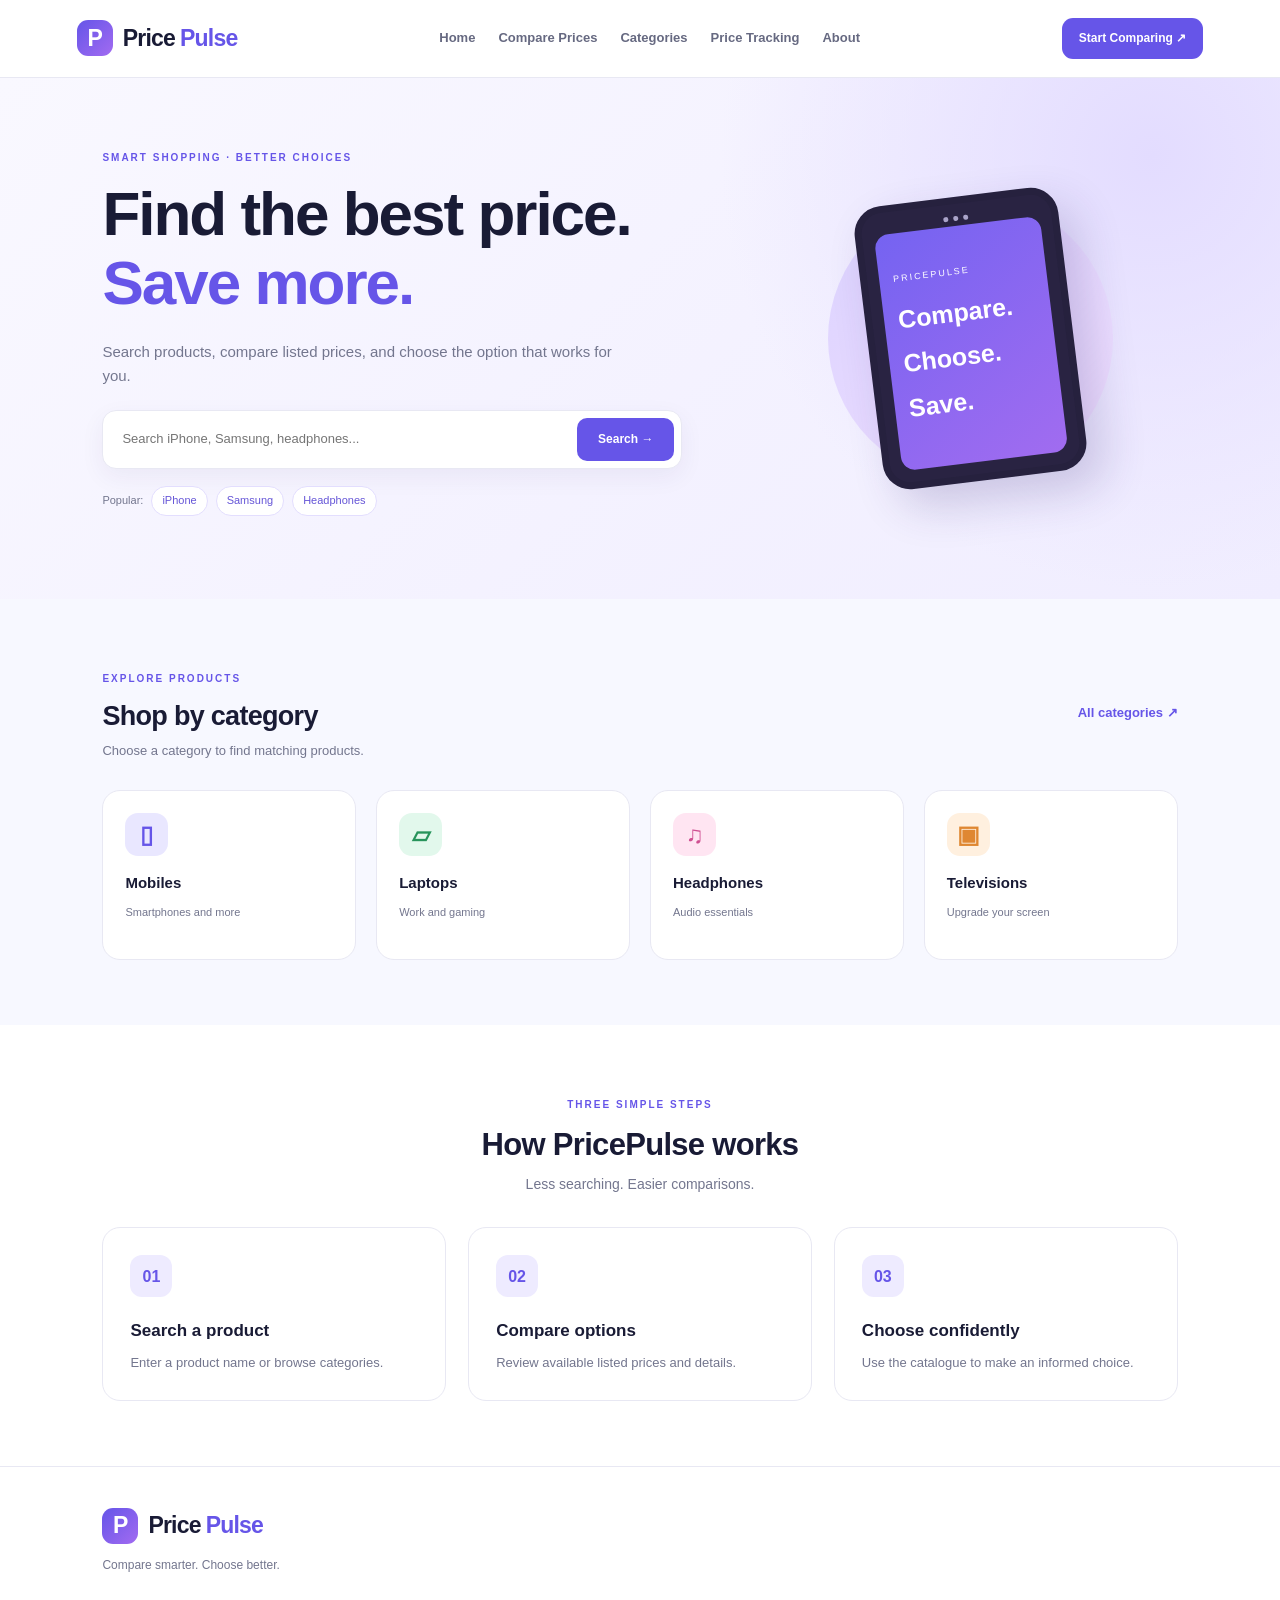
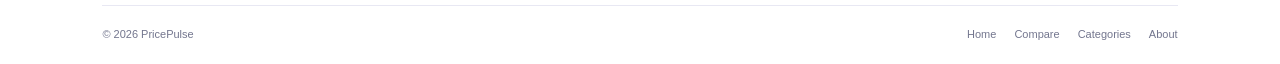
<file: index.html>
<!DOCTYPE html>
<html lang="en">
<head>
    <meta charset="UTF-8">
    <meta name="viewport" content="width=device-width, initial-scale=1.0">
    <title>Home | PricePulse</title>
    <link rel="stylesheet" href="/static/style.css">
</head>
<body data-page="home">

<header class="navbar">
    <a class="brand" href="/">
        <span class="brand-mark">P</span>
        Price<span class="brand-accent">Pulse</span>
    </a>

    <nav class="main-nav">
        <a href="/">Home</a>
        <a href="/compare">Compare Prices</a>
        <a href="/categories">Categories</a>
        <a href="/tracking">Price Tracking</a>
        <a href="/about">About</a>
    </nav>

    <a class="nav-cta" href="/compare">Start Comparing ↗</a>
</header>

<main>
    <section class="hero">
        <div class="hero-copy">
            <span class="section-kicker">
                SMART SHOPPING · BETTER CHOICES
            </span>

            <h1>
                Find the best price.<br>
                <span>Save more.</span>
            </h1>

            <p>
                Search products, compare listed prices,
                and choose the option that works for you.
            </p>

            <form class="search-box" id="searchForm">
                <input
                    type="search"
                    id="searchInput"
                    placeholder="Search iPhone, Samsung, headphones..."
                    aria-label="Search products"
                >
                <button type="submit">Search →</button>
            </form>

            <div class="popular-searches">
                <span>Popular:</span>
                <button type="button" data-search="iPhone">iPhone</button>
                <button type="button" data-search="Samsung">Samsung</button>
                <button type="button" data-search="Headphones">
                    Headphones
                </button>
            </div>

            <div id="homeSearchResults"></div>
        </div>

        <div class="hero-visual">
            <div class="phone-art">
                <div class="phone-camera">
                    <i></i><i></i><i></i>
                </div>
                <div class="phone-screen">
                    <span>PRICEPULSE</span>
                    <h2>Compare.</h2>
                    <h2>Choose.</h2>
                    <h2>Save.</h2>
                </div>
            </div>
        </div>
    </section>

    <section class="section-wrap">
        <div class="section-title-row">
            <div>
                <span class="section-kicker">EXPLORE PRODUCTS</span>
                <h2>Shop by category</h2>
                <p>Choose a category to find matching products.</p>
            </div>
            <a class="text-link" href="/categories">All categories ↗</a>
        </div>

        <div class="category-grid">
            <a class="category-card cat-blue"
               href="/compare?category=Mobiles">
                <span class="cat-icon">▯</span>
                <strong>Mobiles</strong>
                <small>Smartphones and more</small>
            </a>

            <a class="category-card cat-green"
               href="/compare?category=Laptops">
                <span class="cat-icon">▱</span>
                <strong>Laptops</strong>
                <small>Work and gaming</small>
            </a>

            <a class="category-card cat-pink"
               href="/compare?category=Headphones">
                <span class="cat-icon">♫</span>
                <strong>Headphones</strong>
                <small>Audio essentials</small>
            </a>

            <a class="category-card cat-orange"
               href="/compare?category=TV">
                <span class="cat-icon">▣</span>
                <strong>Televisions</strong>
                <small>Upgrade your screen</small>
            </a>
        </div>
    </section>

    <section class="section-wrap how-section">
        <div class="center-heading">
            <span class="section-kicker">THREE SIMPLE STEPS</span>
            <h2>How PricePulse works</h2>
            <p>Less searching. Easier comparisons.</p>
        </div>

        <div class="steps-grid">
            <article class="step-card">
                <span class="step-no">01</span>
                <h3>Search a product</h3>
                <p>Enter a product name or browse categories.</p>
            </article>

            <article class="step-card">
                <span class="step-no">02</span>
                <h3>Compare options</h3>
                <p>Review available listed prices and details.</p>
            </article>

            <article class="step-card">
                <span class="step-no">03</span>
                <h3>Choose confidently</h3>
                <p>Use the catalogue to make an informed choice.</p>
            </article>
        </div>
    </section>
</main>

<footer class="footer">
    <a class="brand" href="/">
        <span class="brand-mark">P</span>
        Price<span class="brand-accent">Pulse</span>
    </a>
    <p>Compare smarter. Choose better.</p>
    <div class="footer-bottom">
        <span>© 2026 PricePulse</span>
        <div>
            <a href="/">Home</a>
            <a href="/compare">Compare</a>
            <a href="/categories">Categories</a>
            <a href="/about">About</a>
        </div>
    </div>
</footer>

<script src="/static/script.js"></script>
</body>
</html>
</file>
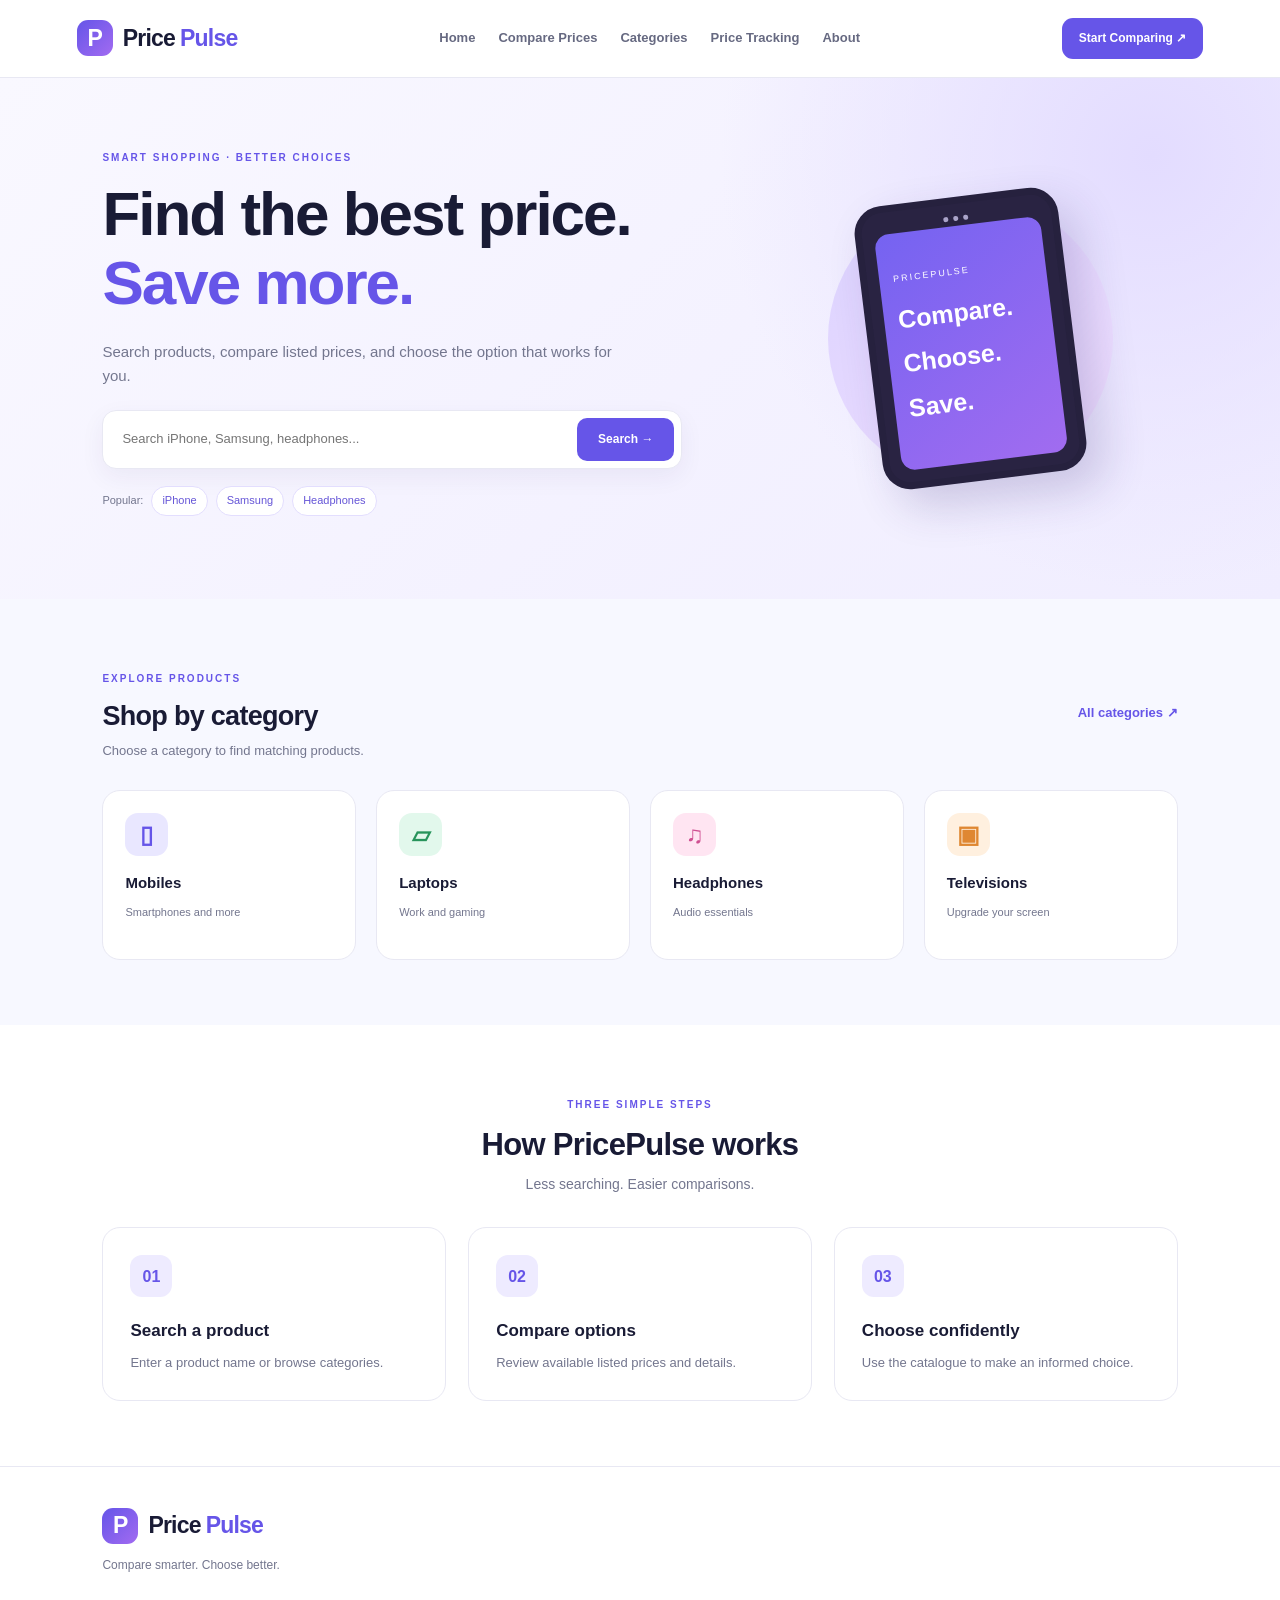
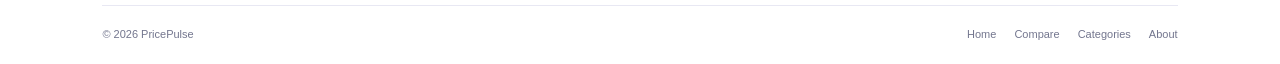
<file: templates/index.html>
<!DOCTYPE html>
<html lang="en">
<head>
    <meta charset="UTF-8">
    <meta name="viewport" content="width=device-width, initial-scale=1.0">
    <title>Home | PricePulse</title>
    <link rel="stylesheet" href="/static/style.css">
</head>
<body data-page="home">

<header class="navbar">
    <a class="brand" href="/">
        <span class="brand-mark">P</span>
        Price<span class="brand-accent">Pulse</span>
    </a>

    <nav class="main-nav">
        <a href="/">Home</a>
        <a href="/compare">Compare Prices</a>
        <a href="/categories">Categories</a>
        <a href="/tracking">Price Tracking</a>
        <a href="/about">About</a>
    </nav>

    <a class="nav-cta" href="/compare">Start Comparing ↗</a>
</header>

<main>
    <section class="hero">
        <div class="hero-copy">
            <span class="section-kicker">
                SMART SHOPPING · BETTER CHOICES
            </span>

            <h1>
                Find the best price.<br>
                <span>Save more.</span>
            </h1>

            <p>
                Search products, compare listed prices,
                and choose the option that works for you.
            </p>

            <form class="search-box" id="searchForm">
                <input
                    type="search"
                    id="searchInput"
                    placeholder="Search iPhone, Samsung, headphones..."
                    aria-label="Search products"
                >
                <button type="submit">Search →</button>
            </form>

            <div class="popular-searches">
                <span>Popular:</span>
                <button type="button" data-search="iPhone">iPhone</button>
                <button type="button" data-search="Samsung">Samsung</button>
                <button type="button" data-search="Headphones">
                    Headphones
                </button>
            </div>

            <div id="homeSearchResults"></div>
        </div>

        <div class="hero-visual">
            <div class="phone-art">
                <div class="phone-camera">
                    <i></i><i></i><i></i>
                </div>
                <div class="phone-screen">
                    <span>PRICEPULSE</span>
                    <h2>Compare.</h2>
                    <h2>Choose.</h2>
                    <h2>Save.</h2>
                </div>
            </div>
        </div>
    </section>

    <section class="section-wrap">
        <div class="section-title-row">
            <div>
                <span class="section-kicker">EXPLORE PRODUCTS</span>
                <h2>Shop by category</h2>
                <p>Choose a category to find matching products.</p>
            </div>
            <a class="text-link" href="/categories">All categories ↗</a>
        </div>

        <div class="category-grid">
            <a class="category-card cat-blue"
               href="/compare?category=Mobiles">
                <span class="cat-icon">▯</span>
                <strong>Mobiles</strong>
                <small>Smartphones and more</small>
            </a>

            <a class="category-card cat-green"
               href="/compare?category=Laptops">
                <span class="cat-icon">▱</span>
                <strong>Laptops</strong>
                <small>Work and gaming</small>
            </a>

            <a class="category-card cat-pink"
               href="/compare?category=Headphones">
                <span class="cat-icon">♫</span>
                <strong>Headphones</strong>
                <small>Audio essentials</small>
            </a>

            <a class="category-card cat-orange"
               href="/compare?category=TV">
                <span class="cat-icon">▣</span>
                <strong>Televisions</strong>
                <small>Upgrade your screen</small>
            </a>
        </div>
    </section>

    <section class="section-wrap how-section">
        <div class="center-heading">
            <span class="section-kicker">THREE SIMPLE STEPS</span>
            <h2>How PricePulse works</h2>
            <p>Less searching. Easier comparisons.</p>
        </div>

        <div class="steps-grid">
            <article class="step-card">
                <span class="step-no">01</span>
                <h3>Search a product</h3>
                <p>Enter a product name or browse categories.</p>
            </article>

            <article class="step-card">
                <span class="step-no">02</span>
                <h3>Compare options</h3>
                <p>Review available listed prices and details.</p>
            </article>

            <article class="step-card">
                <span class="step-no">03</span>
                <h3>Choose confidently</h3>
                <p>Use the catalogue to make an informed choice.</p>
            </article>
        </div>
    </section>
</main>

<footer class="footer">
    <a class="brand" href="/">
        <span class="brand-mark">P</span>
        Price<span class="brand-accent">Pulse</span>
    </a>
    <p>Compare smarter. Choose better.</p>
    <div class="footer-bottom">
        <span>© 2026 PricePulse</span>
        <div>
            <a href="/">Home</a>
            <a href="/compare">Compare</a>
            <a href="/categories">Categories</a>
            <a href="/about">About</a>
        </div>
    </div>
</footer>

<script src="/static/script.js"></script>
</body>
</html>
</file>
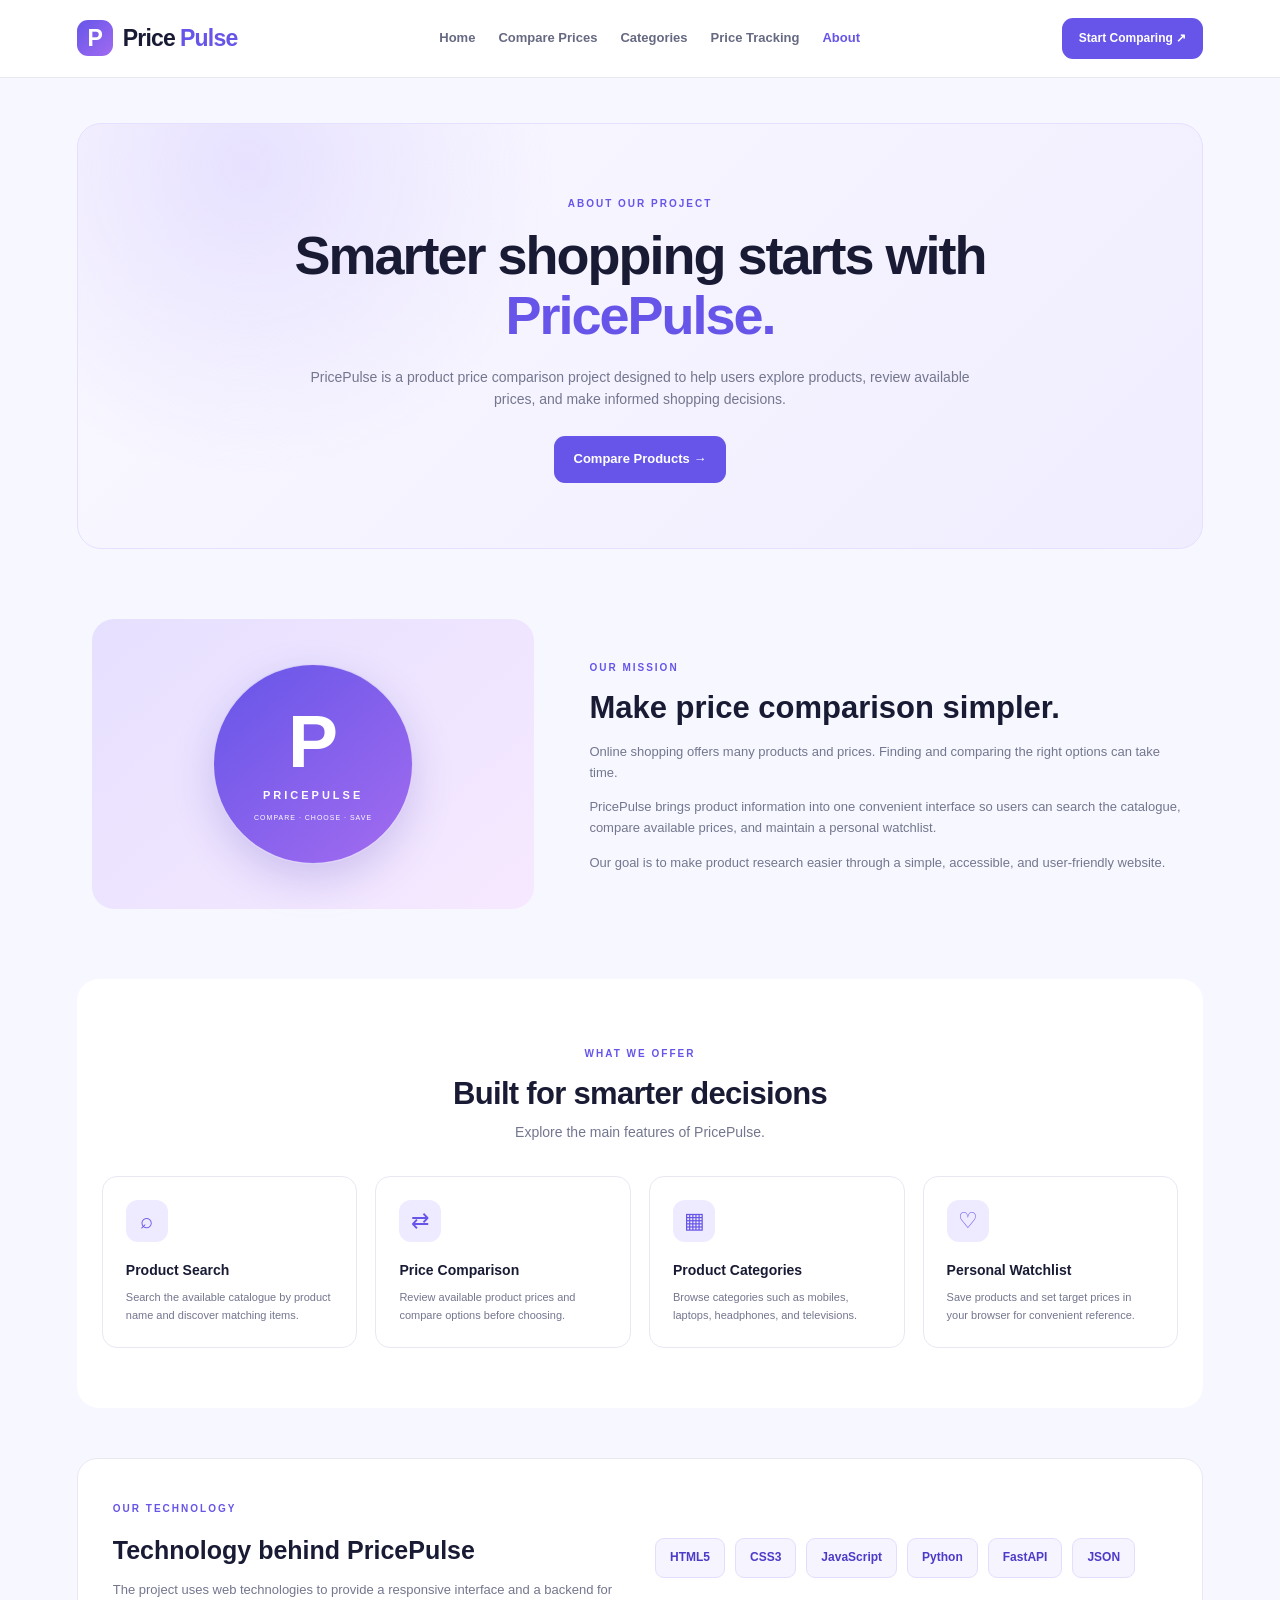
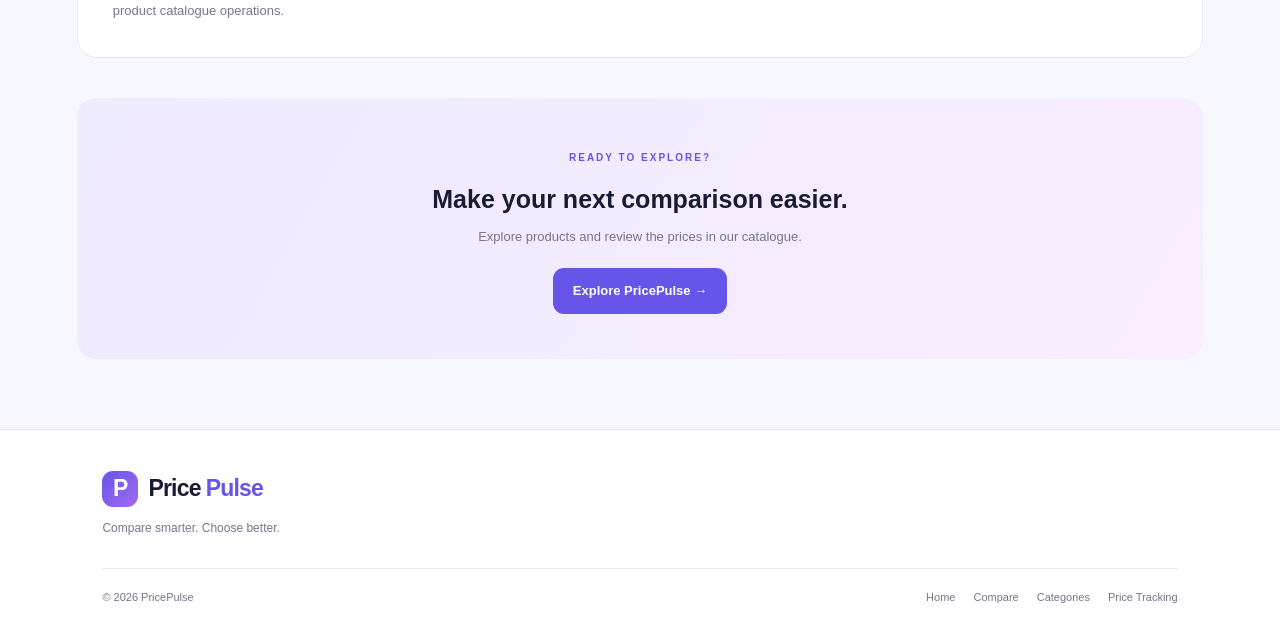
<file: about.html>
<!DOCTYPE html>
<html lang="en">
<head>
    <meta charset="UTF-8">
    <meta name="viewport" content="width=device-width, initial-scale=1.0">
    <title>About Us | PricePulse</title>
    <link rel="stylesheet" href="/static/style.css">
</head>

<body data-page="about">

<header class="navbar">
    <a class="brand" href="/">
        <span class="brand-mark">P</span>
        Price<span class="brand-accent">Pulse</span>
    </a>

    <nav class="main-nav">
        <a href="/">Home</a>
        <a href="/compare">Compare Prices</a>
        <a href="/categories">Categories</a>
        <a href="/tracking">Price Tracking</a>
        <a class="active" href="/about">About</a>
    </nav>

    <a class="nav-cta" href="/compare">Start Comparing ↗</a>
</header>

<main class="page-container">

    <section class="about-hero">
        <span class="section-kicker">ABOUT OUR PROJECT</span>

        <h1>Smarter shopping starts with <span>PricePulse.</span></h1>

        <p>
            PricePulse is a product price comparison project designed to
            help users explore products, review available prices, and make
            informed shopping decisions.
        </p>

        <a href="/compare" class="primary-btn">
            Compare Products →
        </a>
    </section>

    <section class="about-mission">
        <div class="about-illustration">
            <div class="about-circle">
                <span class="about-logo">P</span>
                <span class="about-logo-text">PRICEPULSE</span>
                <span class="about-tagline">COMPARE · CHOOSE · SAVE</span>
            </div>
        </div>

        <div class="about-mission-text">
            <span class="section-kicker">OUR MISSION</span>

            <h2>Make price comparison simpler.</h2>

            <p>
                Online shopping offers many products and prices. Finding
                and comparing the right options can take time.
            </p>

            <p>
                PricePulse brings product information into one convenient
                interface so users can search the catalogue, compare
                available prices, and maintain a personal watchlist.
            </p>

            <p>
                Our goal is to make product research easier through a
                simple, accessible, and user-friendly website.
            </p>
        </div>
    </section>

    <section class="about-features">
        <div class="center-heading">
            <span class="section-kicker">WHAT WE OFFER</span>
            <h2>Built for smarter decisions</h2>
            <p>Explore the main features of PricePulse.</p>
        </div>

        <div class="feature-grid">

            <article class="feature-card">
                <span class="feature-icon">⌕</span>
                <h3>Product Search</h3>
                <p>
                    Search the available catalogue by product name
                    and discover matching items.
                </p>
            </article>

            <article class="feature-card">
                <span class="feature-icon">⇄</span>
                <h3>Price Comparison</h3>
                <p>
                    Review available product prices and compare
                    options before choosing.
                </p>
            </article>

            <article class="feature-card">
                <span class="feature-icon">▦</span>
                <h3>Product Categories</h3>
                <p>
                    Browse categories such as mobiles, laptops,
                    headphones, and televisions.
                </p>
            </article>

            <article class="feature-card">
                <span class="feature-icon">♡</span>
                <h3>Personal Watchlist</h3>
                <p>
                    Save products and set target prices in your
                    browser for convenient reference.
                </p>
            </article>

        </div>
    </section>

    <section class="about-technology">
        <div>
            <span class="section-kicker">OUR TECHNOLOGY</span>
            <h2>Technology behind PricePulse</h2>
            <p>
                The project uses web technologies to provide a responsive
                interface and a backend for product catalogue operations.
            </p>
        </div>

        <div class="technology-list">
            <span>HTML5</span>
            <span>CSS3</span>
            <span>JavaScript</span>
            <span>Python</span>
            <span>FastAPI</span>
            <span>JSON</span>
        </div>
    </section>

    <section class="about-cta">
        <span class="section-kicker">READY TO EXPLORE?</span>
        <h2>Make your next comparison easier.</h2>
        <p>Explore products and review the prices in our catalogue.</p>
        <a href="/compare" class="primary-btn">Explore PricePulse →</a>
    </section>

</main>

<footer class="footer">
    <a class="brand" href="/">
        <span class="brand-mark">P</span>
        Price<span class="brand-accent">Pulse</span>
    </a>

    <p>Compare smarter. Choose better.</p>

    <div class="footer-bottom">
        <span>© 2026 PricePulse</span>
        <div>
            <a href="/">Home</a>
            <a href="/compare">Compare</a>
            <a href="/categories">Categories</a>
            <a href="/tracking">Price Tracking</a>
        </div>
    </div>
</footer>

<script src="/static/script.js"></script>
</body>
</html>
</file>
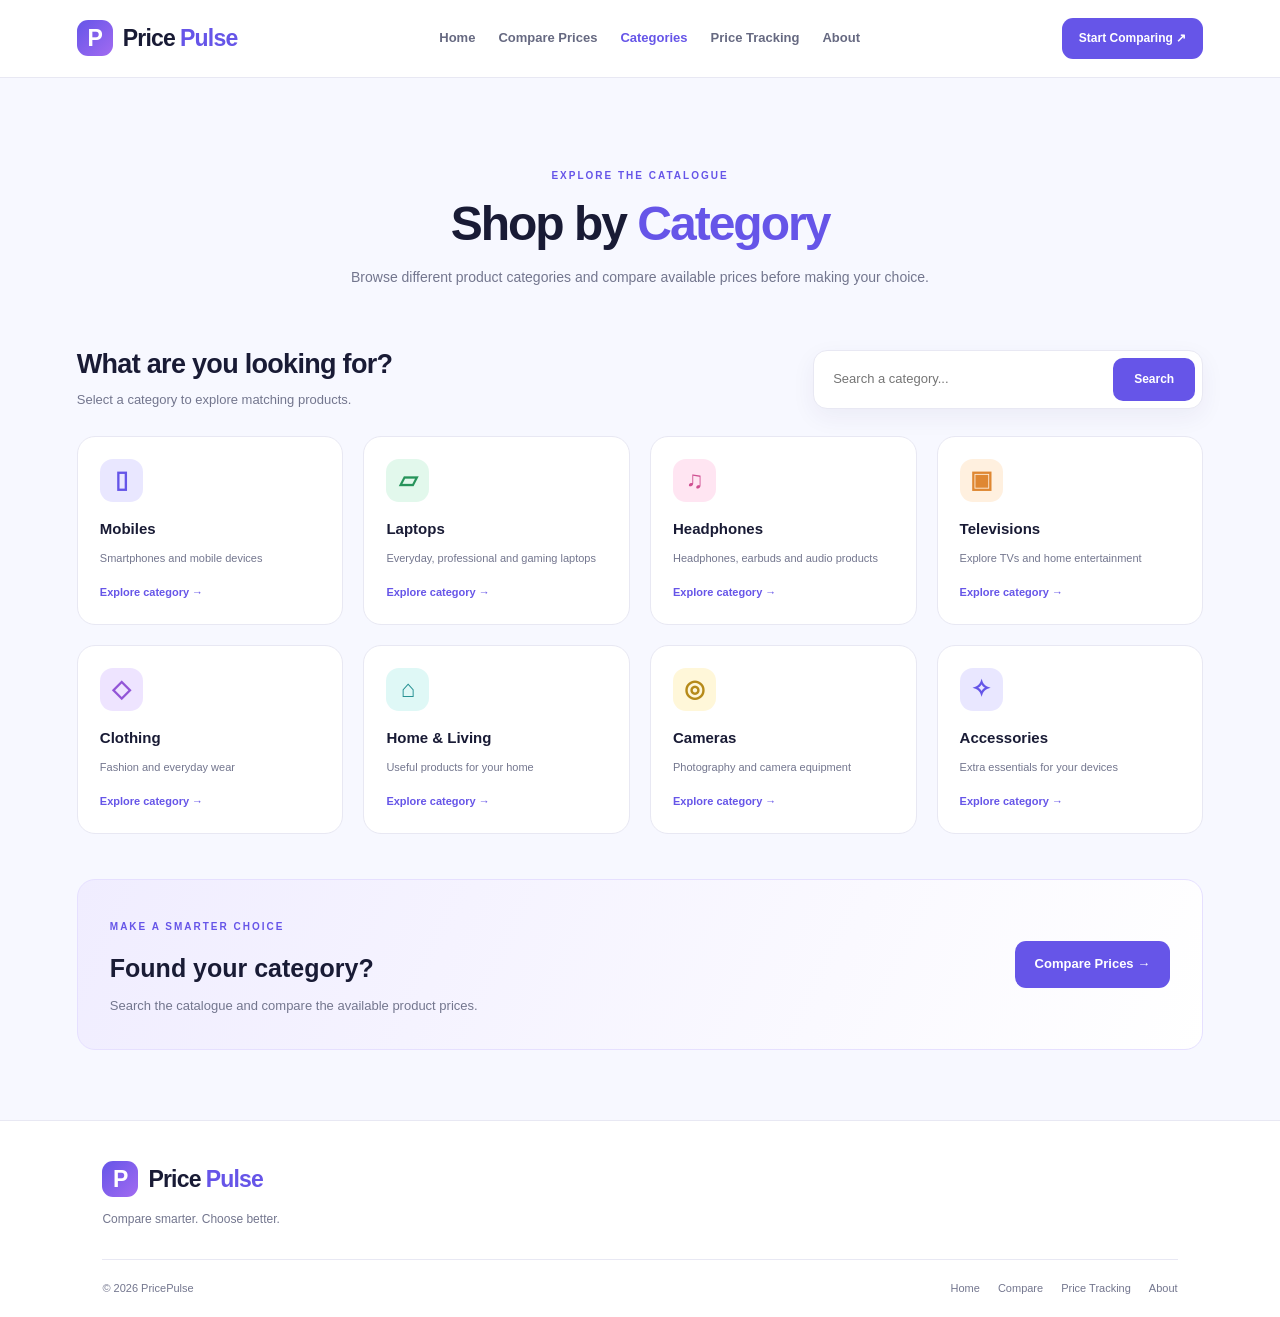
<file: categories.html>
<!DOCTYPE html>
<html lang="en">
<head>
    <meta charset="UTF-8">
    <meta name="viewport" content="width=device-width, initial-scale=1.0">
    <title>Categories | PricePulse</title>
    <link rel="stylesheet" href="/static/style.css">
</head>

<body data-page="categories">

<header class="navbar">
    <a class="brand" href="/">
        <span class="brand-mark">P</span>
        Price<span class="brand-accent">Pulse</span>
    </a>

    <nav class="main-nav">
        <a href="/">Home</a>
        <a href="/compare">Compare Prices</a>
        <a class="active" href="/categories">Categories</a>
        <a href="/tracking">Price Tracking</a>
        <a href="/about">About</a>
    </nav>

    <a class="nav-cta" href="/compare">Start Comparing ↗</a>
</header>

<main class="page-container">

    <section class="page-heading">
        <span class="section-kicker">EXPLORE THE CATALOGUE</span>
        <h1>Shop by <span>Category</span></h1>
        <p>
            Browse different product categories and compare available prices
            before making your choice.
        </p>
    </section>

    <section class="category-intro">
        <div>
            <h2>What are you looking for?</h2>
            <p>Select a category to explore matching products.</p>
        </div>

        <form id="categorySearchForm" class="search-box category-search">
            <input
                type="search"
                id="categorySearchInput"
                placeholder="Search a category..."
                aria-label="Search categories"
            >
            <button type="submit">Search</button>
        </form>
    </section>

    <section class="all-categories">

        <a class="category-card cat-blue category-item"
           href="/compare?category=Mobiles"
           data-category-name="mobiles smartphones">
            <span class="cat-icon">▯</span>
            <strong>Mobiles</strong>
            <small>Smartphones and mobile devices</small>
            <span class="category-action">Explore category →</span>
        </a>

        <a class="category-card cat-green category-item"
           href="/compare?category=Laptops"
           data-category-name="laptops computers notebooks">
            <span class="cat-icon">▱</span>
            <strong>Laptops</strong>
            <small>Everyday, professional and gaming laptops</small>
            <span class="category-action">Explore category →</span>
        </a>

        <a class="category-card cat-pink category-item"
           href="/compare?category=Headphones"
           data-category-name="headphones earphones audio">
            <span class="cat-icon">♫</span>
            <strong>Headphones</strong>
            <small>Headphones, earbuds and audio products</small>
            <span class="category-action">Explore category →</span>
        </a>

        <a class="category-card cat-orange category-item"
           href="/compare?category=TV"
           data-category-name="tv televisions smart tv">
            <span class="cat-icon">▣</span>
            <strong>Televisions</strong>
            <small>Explore TVs and home entertainment</small>
            <span class="category-action">Explore category →</span>
        </a>

        <a class="category-card cat-purple category-item"
           href="/compare?category=Clothing"
           data-category-name="clothing fashion clothes">
            <span class="cat-icon">◇</span>
            <strong>Clothing</strong>
            <small>Fashion and everyday wear</small>
            <span class="category-action">Explore category →</span>
        </a>

        <a class="category-card cat-teal category-item"
           href="/compare?category=Home"
           data-category-name="home living furniture">
            <span class="cat-icon">⌂</span>
            <strong>Home & Living</strong>
            <small>Useful products for your home</small>
            <span class="category-action">Explore category →</span>
        </a>

        <a class="category-card cat-yellow category-item"
           href="/compare?category=Camera"
           data-category-name="camera photography">
            <span class="cat-icon">◎</span>
            <strong>Cameras</strong>
            <small>Photography and camera equipment</small>
            <span class="category-action">Explore category →</span>
        </a>

        <a class="category-card cat-blue category-item"
           href="/compare?category=Accessories"
           data-category-name="accessories gadgets">
            <span class="cat-icon">✧</span>
            <strong>Accessories</strong>
            <small>Extra essentials for your devices</small>
            <span class="category-action">Explore category →</span>
        </a>

    </section>

    <p id="noCategoriesMessage" class="empty-state" hidden>
        No matching categories found. Try another search.
    </p>

    <section class="category-cta">
        <div>
            <span class="section-kicker">MAKE A SMARTER CHOICE</span>
            <h2>Found your category?</h2>
            <p>Search the catalogue and compare the available product prices.</p>
        </div>
        <a class="primary-btn" href="/compare">Compare Prices →</a>
    </section>

</main>

<footer class="footer">
    <a class="brand" href="/">
        <span class="brand-mark">P</span>
        Price<span class="brand-accent">Pulse</span>
    </a>

    <p>Compare smarter. Choose better.</p>

    <div class="footer-bottom">
        <span>© 2026 PricePulse</span>
        <div>
            <a href="/">Home</a>
            <a href="/compare">Compare</a>
            <a href="/tracking">Price Tracking</a>
            <a href="/about">About</a>
        </div>
    </div>
</footer>

<script>
    const categoryForm = document.getElementById("categorySearchForm");
    const categoryInput = document.getElementById("categorySearchInput");
    const categoryCards = document.querySelectorAll(".category-item");
    const noCategories = document.getElementById("noCategoriesMessage");

    function filterCategories() {
        const query = categoryInput.value.trim().toLowerCase();
        let visibleCount = 0;

        categoryCards.forEach(card => {
            const name = card.dataset.categoryName.toLowerCase();
            const matches = name.includes(query);

            card.hidden = !matches;

            if (matches) {
                visibleCount++;
            }
        });

        noCategories.hidden = visibleCount !== 0;
    }

    categoryForm.addEventListener("submit", event => {
        event.preventDefault();
        filterCategories();
    });

    categoryInput.addEventListener("input", filterCategories);
</script>

<script src="/static/script.js"></script>
</body>
</html>
</file>
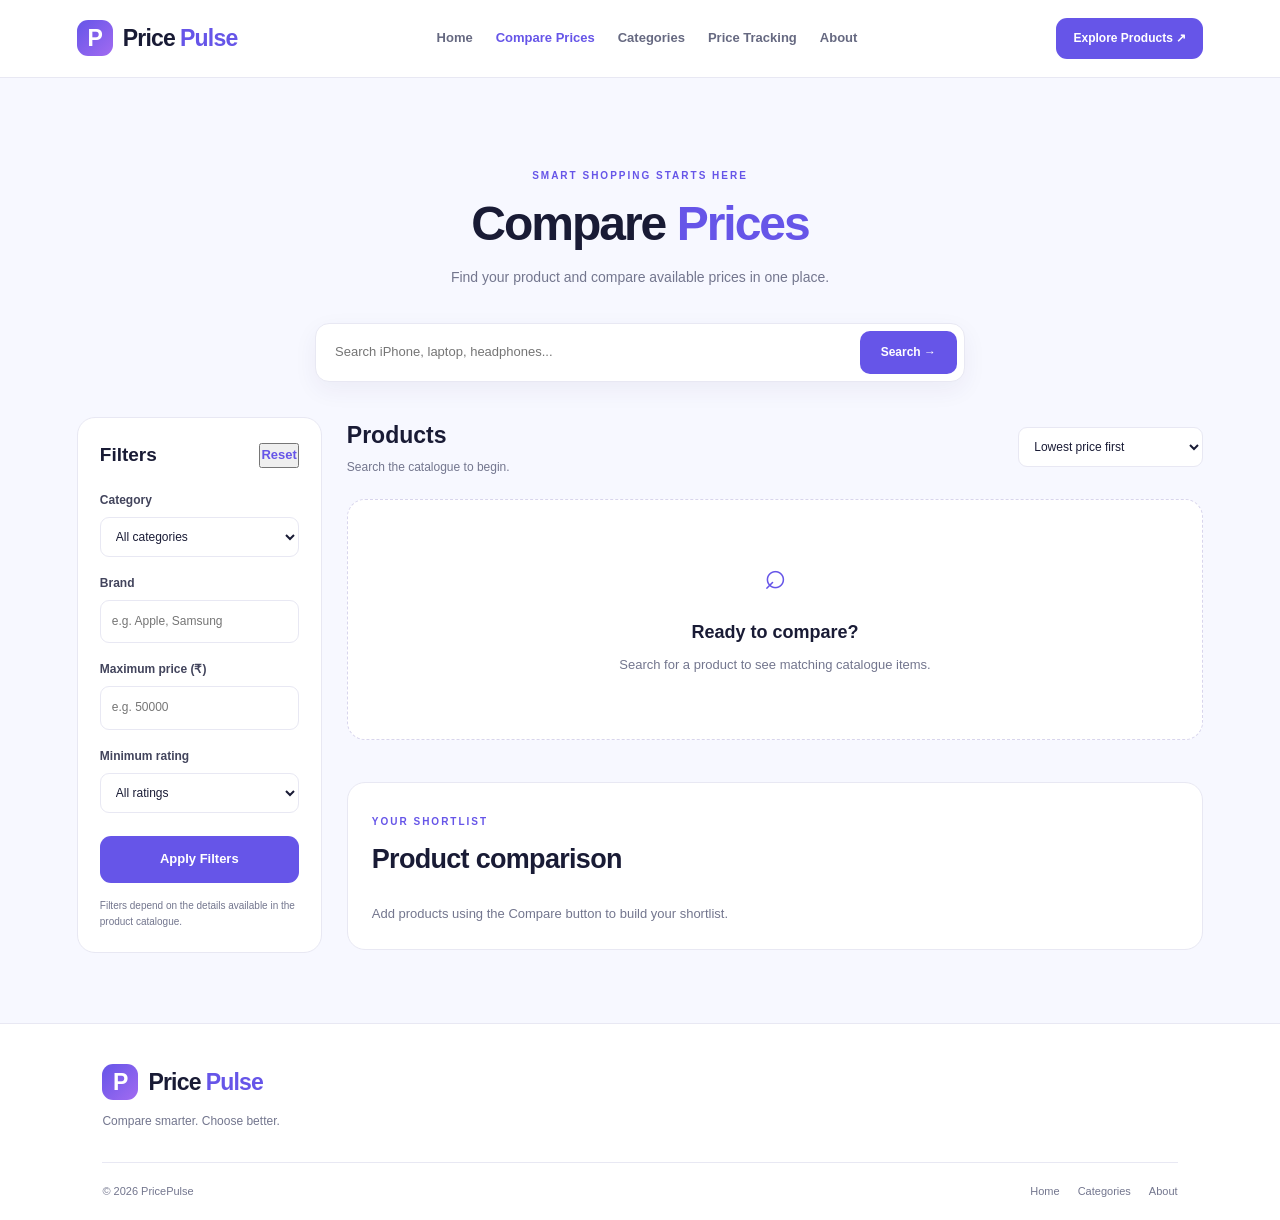
<file: compare.html>
<!DOCTYPE html>
<html lang="en">
<head>
    <meta charset="UTF-8">
    <meta name="viewport" content="width=device-width, initial-scale=1.0">
    <title>Compare Prices | PricePulse</title>
    <link rel="stylesheet" href="/static/style.css">
</head>

<body data-page="compare">

<header class="navbar">
    <a class="brand" href="/">
        <span class="brand-mark">P</span>
        Price<span class="brand-accent">Pulse</span>
    </a>

    <nav class="main-nav">
        <a href="/">Home</a>
        <a class="active" href="/compare">Compare Prices</a>
        <a href="/categories">Categories</a>
        <a href="/tracking">Price Tracking</a>
        <a href="/about">About</a>
    </nav>

    <a class="nav-cta" href="/categories">Explore Products ↗</a>
</header>

<main class="page-container">

    <section class="page-heading">
        <span class="section-kicker">SMART SHOPPING STARTS HERE</span>
        <h1>Compare <span>Prices</span></h1>
        <p>Find your product and compare available prices in one place.</p>
    </section>

    <section class="compare-search">
        <form id="compareSearchForm" class="search-box">
            <input
                type="search"
                id="compareSearchInput"
                placeholder="Search iPhone, laptop, headphones..."
                aria-label="Search products"
            >
            <button type="submit">Search →</button>
        </form>
    </section>

    <div class="compare-layout">

        <aside class="filter-panel">
            <div class="filter-heading">
                <h2>Filters</h2>
                <button type="button" id="resetFilters" class="text-link">
                    Reset
                </button>
            </div>

            <label for="categoryFilter">Category</label>
            <select id="categoryFilter">
                <option value="">All categories</option>
                <option value="Mobiles">Mobiles</option>
                <option value="Laptops">Laptops</option>
                <option value="Headphones">Headphones</option>
                <option value="TV">Televisions</option>
                <option value="Clothing">Clothing</option>
                <option value="Home">Home & Living</option>
                <option value="Camera">Cameras</option>
                <option value="Accessories">Accessories</option>
            </select>

            <label for="brandFilter">Brand</label>
            <input
                type="text"
                id="brandFilter"
                placeholder="e.g. Apple, Samsung"
            >

            <label for="maxPriceFilter">Maximum price (₹)</label>
            <input
                type="number"
                id="maxPriceFilter"
                min="0"
                placeholder="e.g. 50000"
            >

            <label for="ratingFilter">Minimum rating</label>
            <select id="ratingFilter">
                <option value="0">All ratings</option>
                <option value="3">3+ stars</option>
                <option value="4">4+ stars</option>
                <option value="4.5">4.5+ stars</option>
            </select>

            <button type="button" id="applyFilters" class="primary-btn">
                Apply Filters
            </button>

            <p class="filter-note">
                Filters depend on the details available in the product catalogue.
            </p>
        </aside>

        <section class="results-panel">
            <div class="results-toolbar">
                <div>
                    <h2>Products</h2>
                    <p id="resultsCount">Search the catalogue to begin.</p>
                </div>

                <select id="sortFilter" aria-label="Sort products">
                    <option value="lowest">Lowest price first</option>
                    <option value="highest">Highest price first</option>
                    <option value="rating">Highest rating first</option>
                </select>
            </div>

            <div id="compareResults" class="product-grid">
                <div class="empty-state">
                    <span class="empty-icon">⌕</span>
                    <h3>Ready to compare?</h3>
                    <p>Search for a product to see matching catalogue items.</p>
                </div>
            </div>

            <section class="comparison-panel">
                <div class="section-title-row">
                    <div>
                        <span class="section-kicker">YOUR SHORTLIST</span>
                        <h2>Product comparison</h2>
                    </div>
                </div>

                <p id="comparisonMessage">
                    Add products using the Compare button to build your shortlist.
                </p>

                <div id="comparisonResults"></div>
            </section>
        </section>

    </div>
</main>

<footer class="footer">
    <a class="brand" href="/">
        <span class="brand-mark">P</span>
        Price<span class="brand-accent">Pulse</span>
    </a>
    <p>Compare smarter. Choose better.</p>
    <div class="footer-bottom">
        <span>© 2026 PricePulse</span>
        <div>
            <a href="/">Home</a>
            <a href="/categories">Categories</a>
            <a href="/about">About</a>
        </div>
    </div>
</footer>

<script src="/static/script.js"></script>
</body>
</html>
</file>
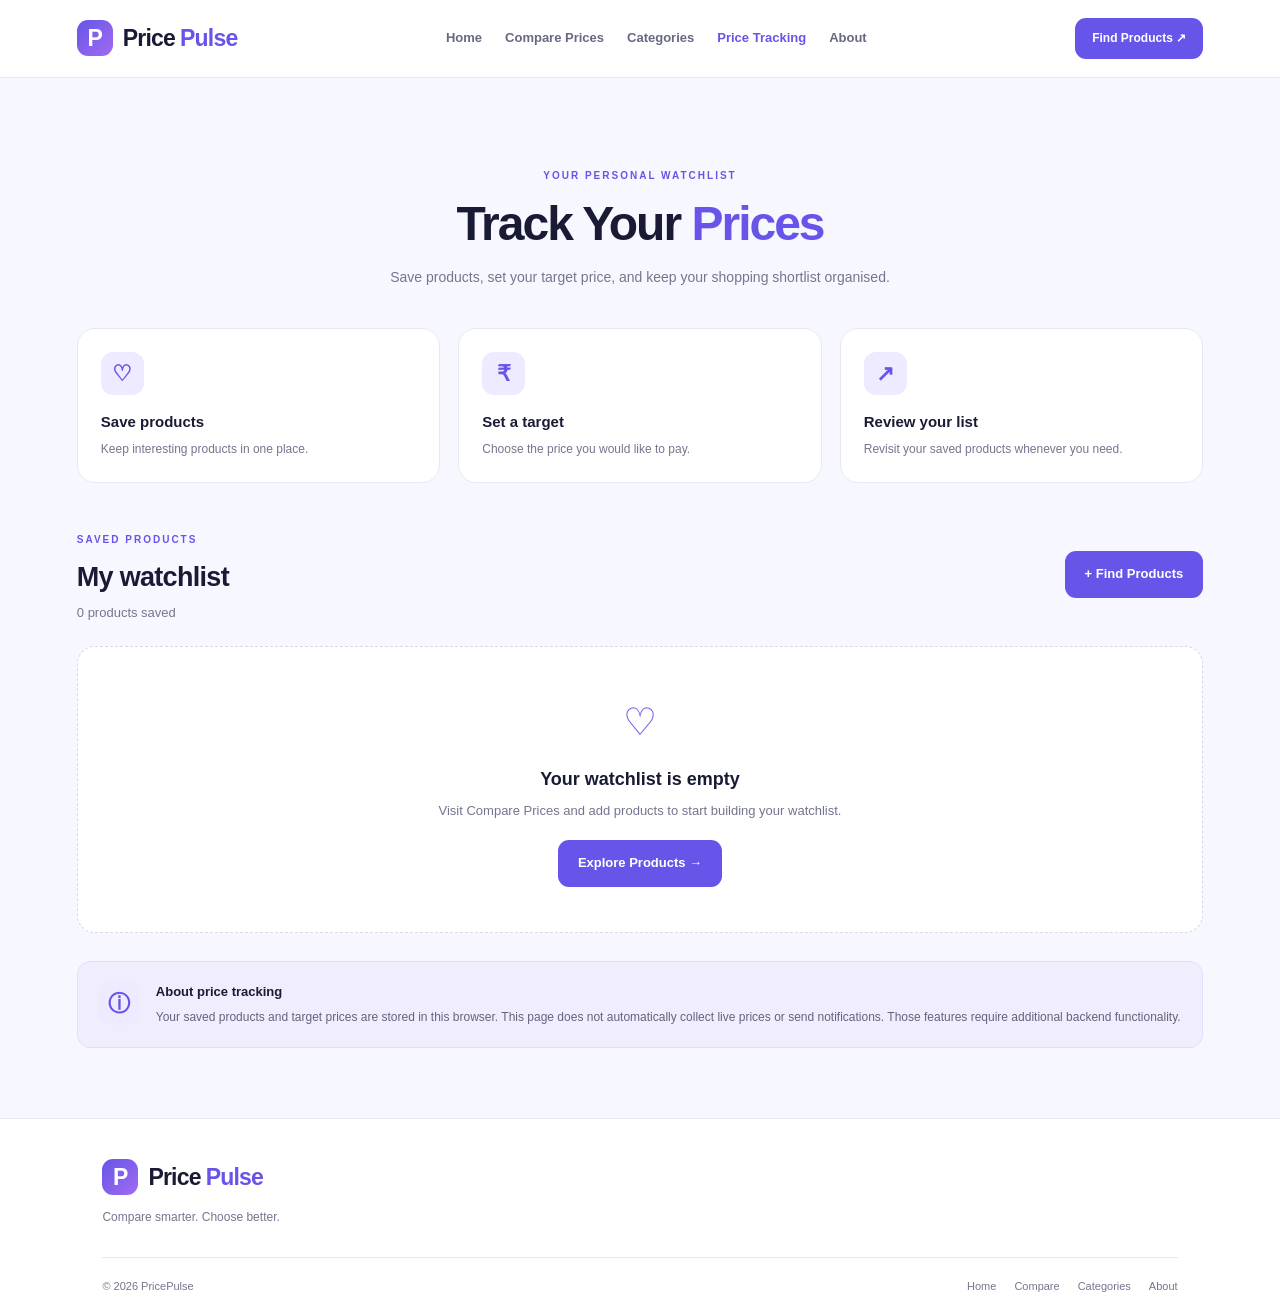
<file: tracking.html>
<!DOCTYPE html>
<html lang="en">
<head>
    <meta charset="UTF-8">
    <meta name="viewport" content="width=device-width, initial-scale=1.0">
    <title>Price Tracking | PricePulse</title>
    <link rel="stylesheet" href="/static/style.css">
</head>

<body data-page="tracking">

<header class="navbar">
    <a class="brand" href="/">
        <span class="brand-mark">P</span>
        Price<span class="brand-accent">Pulse</span>
    </a>

    <nav class="main-nav">
        <a href="/">Home</a>
        <a href="/compare">Compare Prices</a>
        <a href="/categories">Categories</a>
        <a class="active" href="/tracking">Price Tracking</a>
        <a href="/about">About</a>
    </nav>

    <a class="nav-cta" href="/compare">Find Products ↗</a>
</header>

<main class="page-container">

    <section class="page-heading">
        <span class="section-kicker">YOUR PERSONAL WATCHLIST</span>
        <h1>Track Your <span>Prices</span></h1>
        <p>
            Save products, set your target price, and keep your shopping
            shortlist organised.
        </p>
    </section>

    <section class="tracking-info-grid">
        <article class="tracking-info-card">
            <span class="tracking-symbol">♡</span>
            <h3>Save products</h3>
            <p>Keep interesting products in one place.</p>
        </article>

        <article class="tracking-info-card">
            <span class="tracking-symbol">₹</span>
            <h3>Set a target</h3>
            <p>Choose the price you would like to pay.</p>
        </article>

        <article class="tracking-info-card">
            <span class="tracking-symbol">↗</span>
            <h3>Review your list</h3>
            <p>Revisit your saved products whenever you need.</p>
        </article>
    </section>

    <section class="tracking-content">

        <div class="tracking-toolbar">
            <div>
                <span class="section-kicker">SAVED PRODUCTS</span>
                <h2>My watchlist</h2>
                <p id="trackingCount">0 products saved</p>
            </div>

            <a href="/compare" class="primary-btn">
                + Find Products
            </a>
        </div>

        <div id="trackingList" class="tracking-list">
            <div class="empty-state">
                <span class="empty-icon">♡</span>
                <h3>Your watchlist is empty</h3>
                <p>
                    Visit Compare Prices and add products to start
                    building your watchlist.
                </p>
                <a href="/compare" class="primary-btn">
                    Explore Products →
                </a>
            </div>
        </div>

    </section>

    <section class="tracking-note">
        <span class="tracking-symbol">ⓘ</span>
        <div>
            <h3>About price tracking</h3>
            <p>
                Your saved products and target prices are stored in this
                browser. This page does not automatically collect live
                prices or send notifications. Those features require
                additional backend functionality.
            </p>
        </div>
    </section>

</main>

<footer class="footer">
    <a class="brand" href="/">
        <span class="brand-mark">P</span>
        Price<span class="brand-accent">Pulse</span>
    </a>

    <p>Compare smarter. Choose better.</p>

    <div class="footer-bottom">
        <span>© 2026 PricePulse</span>
        <div>
            <a href="/">Home</a>
            <a href="/compare">Compare</a>
            <a href="/categories">Categories</a>
            <a href="/about">About</a>
        </div>
    </div>
</footer>

<script>
    const WATCHLIST_KEY = "pricepulse_watchlist";

    const trackingList = document.getElementById("trackingList");
    const trackingCount = document.getElementById("trackingCount");

    function getWatchlist() {
        try {
            const saved = JSON.parse(
                localStorage.getItem(WATCHLIST_KEY) || "[]"
            );
            return Array.isArray(saved) ? saved : [];
        } catch {
            return [];
        }
    }

    function saveWatchlist(items) {
        localStorage.setItem(WATCHLIST_KEY, JSON.stringify(items));
    }

    function escapeHTML(value) {
        return String(value ?? "").replace(/[&<>"']/g, char => ({
            "&": "&amp;",
            "<": "&lt;",
            ">": "&gt;",
            '"': "&quot;",
            "'": "&#39;"
        })[char]);
    }

    function renderWatchlist() {
        const items = getWatchlist();

        trackingCount.textContent =
            `${items.length} product${items.length === 1 ? "" : "s"} saved`;

        if (items.length === 0) {
            trackingList.innerHTML = `
                <div class="empty-state">
                    <span class="empty-icon">♡</span>
                    <h3>Your watchlist is empty</h3>
                    <p>
                        Visit Compare Prices and add products to start
                        building your watchlist.
                    </p>
                    <a href="/compare" class="primary-btn">
                        Explore Products →
                    </a>
                </div>
            `;
            return;
        }

        trackingList.innerHTML = items.map(item => `
            <article class="tracking-product">
                <div class="tracking-product-info">
                    <span class="tracking-product-icon">▣</span>
                    <div>
                        <h3>${escapeHTML(item.name)}</h3>
                        <p>Current listed price: ${
                            item.price == null
                                ? "Not available"
                                : "₹" + Number(item.price).toLocaleString("en-IN")
                        }</p>
                    </div>
                </div>

                <div class="target-price-control">
                    <label for="target-${escapeHTML(item.id)}">
                        Target price (₹)
                    </label>
                    <input
                        type="number"
                        min="0"
                        id="target-${escapeHTML(item.id)}"
                        value="${item.targetPrice ?? ""}"
                        placeholder="Set target"
                        class="target-price-input"
                    >
                    <button
                        type="button"
                        class="save-target-btn"
                        data-id="${escapeHTML(item.id)}"
                    >
                        Save target
                    </button>
                </div>

                <button
                    type="button"
                    class="remove-tracking-btn"
                    data-id="${escapeHTML(item.id)}"
                >
                    Remove
                </button>
            </article>
        `).join("");

        trackingList.querySelectorAll(".save-target-btn").forEach(button => {
            button.addEventListener("click", () => {
                const id = button.dataset.id;
                const input = document.getElementById(`target-${id}`);
                const value = input.value.trim();

                if (value !== "" && (!Number.isFinite(Number(value)) ||
                    Number(value) < 0)) {
                    alert("Enter a valid target price.");
                    return;
                }

                const updated = getWatchlist().map(item =>
                    String(item.id) === id
                        ? {
                            ...item,
                            targetPrice: value === "" ? null : Number(value)
                        }
                        : item
                );

                saveWatchlist(updated);
                renderWatchlist();
            });
        });

        trackingList.querySelectorAll(".remove-tracking-btn")
            .forEach(button => {
                button.addEventListener("click", () => {
                    const updated = getWatchlist().filter(
                        item => String(item.id) !== button.dataset.id
                    );

                    saveWatchlist(updated);
                    renderWatchlist();
                });
            });
    }

    renderWatchlist();
</script>

<script src="/static/script.js"></script>
</body>
</html>
</file>
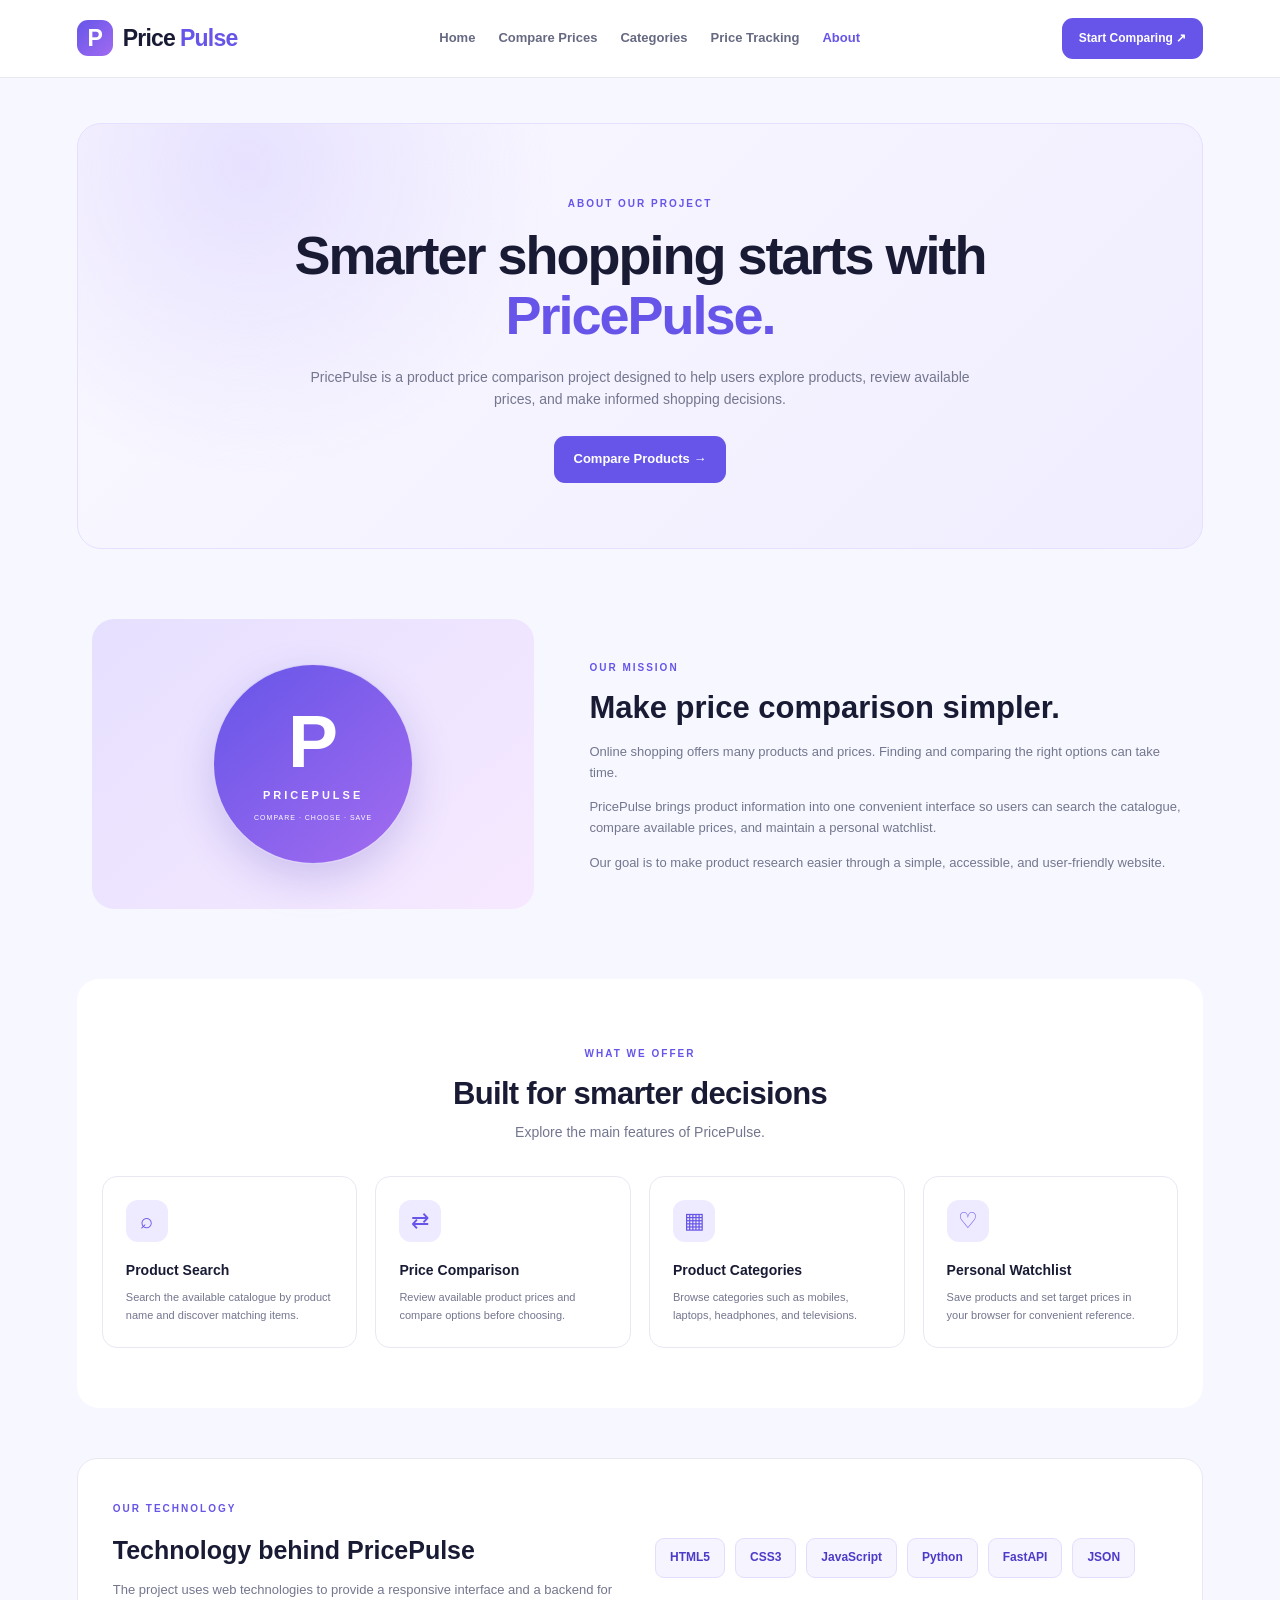
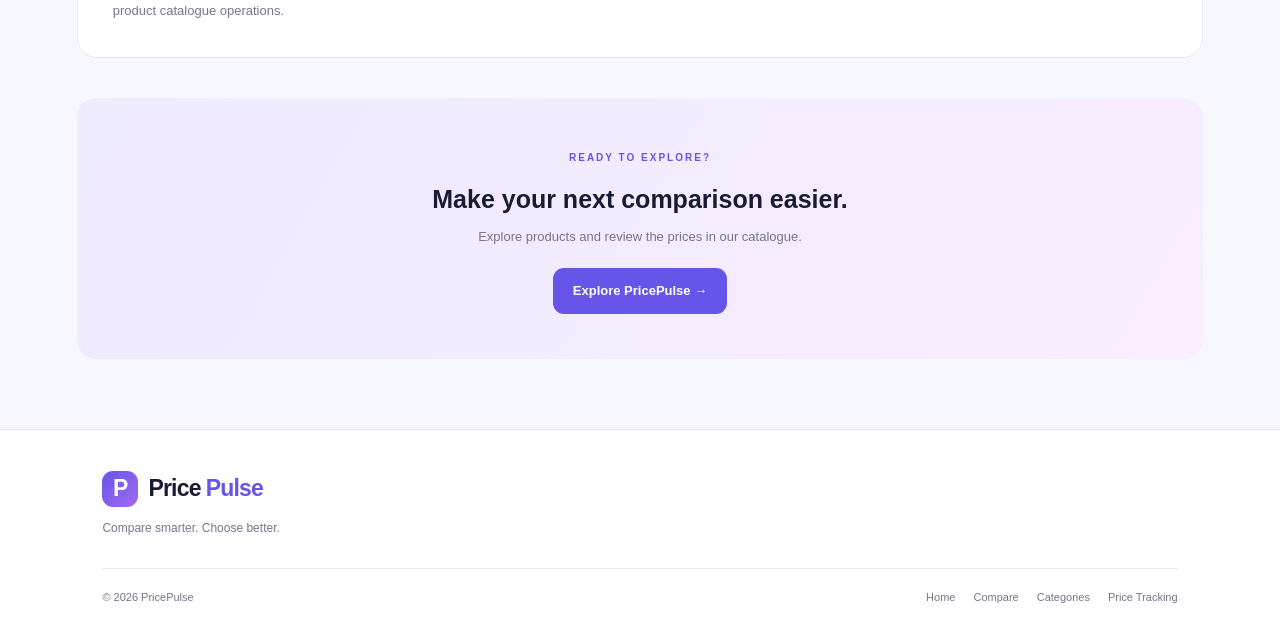
<file: templates/about.html>
<!DOCTYPE html>
<html lang="en">
<head>
    <meta charset="UTF-8">
    <meta name="viewport" content="width=device-width, initial-scale=1.0">
    <title>About Us | PricePulse</title>
    <link rel="stylesheet" href="/static/style.css">
</head>

<body data-page="about">

<header class="navbar">
    <a class="brand" href="/">
        <span class="brand-mark">P</span>
        Price<span class="brand-accent">Pulse</span>
    </a>

    <nav class="main-nav">
        <a href="/">Home</a>
        <a href="/compare">Compare Prices</a>
        <a href="/categories">Categories</a>
        <a href="/tracking">Price Tracking</a>
        <a class="active" href="/about">About</a>
    </nav>

    <a class="nav-cta" href="/compare">Start Comparing ↗</a>
</header>

<main class="page-container">

    <section class="about-hero">
        <span class="section-kicker">ABOUT OUR PROJECT</span>

        <h1>Smarter shopping starts with <span>PricePulse.</span></h1>

        <p>
            PricePulse is a product price comparison project designed to
            help users explore products, review available prices, and make
            informed shopping decisions.
        </p>

        <a href="/compare" class="primary-btn">
            Compare Products →
        </a>
    </section>

    <section class="about-mission">
        <div class="about-illustration">
            <div class="about-circle">
                <span class="about-logo">P</span>
                <span class="about-logo-text">PRICEPULSE</span>
                <span class="about-tagline">COMPARE · CHOOSE · SAVE</span>
            </div>
        </div>

        <div class="about-mission-text">
            <span class="section-kicker">OUR MISSION</span>

            <h2>Make price comparison simpler.</h2>

            <p>
                Online shopping offers many products and prices. Finding
                and comparing the right options can take time.
            </p>

            <p>
                PricePulse brings product information into one convenient
                interface so users can search the catalogue, compare
                available prices, and maintain a personal watchlist.
            </p>

            <p>
                Our goal is to make product research easier through a
                simple, accessible, and user-friendly website.
            </p>
        </div>
    </section>

    <section class="about-features">
        <div class="center-heading">
            <span class="section-kicker">WHAT WE OFFER</span>
            <h2>Built for smarter decisions</h2>
            <p>Explore the main features of PricePulse.</p>
        </div>

        <div class="feature-grid">

            <article class="feature-card">
                <span class="feature-icon">⌕</span>
                <h3>Product Search</h3>
                <p>
                    Search the available catalogue by product name
                    and discover matching items.
                </p>
            </article>

            <article class="feature-card">
                <span class="feature-icon">⇄</span>
                <h3>Price Comparison</h3>
                <p>
                    Review available product prices and compare
                    options before choosing.
                </p>
            </article>

            <article class="feature-card">
                <span class="feature-icon">▦</span>
                <h3>Product Categories</h3>
                <p>
                    Browse categories such as mobiles, laptops,
                    headphones, and televisions.
                </p>
            </article>

            <article class="feature-card">
                <span class="feature-icon">♡</span>
                <h3>Personal Watchlist</h3>
                <p>
                    Save products and set target prices in your
                    browser for convenient reference.
                </p>
            </article>

        </div>
    </section>

    <section class="about-technology">
        <div>
            <span class="section-kicker">OUR TECHNOLOGY</span>
            <h2>Technology behind PricePulse</h2>
            <p>
                The project uses web technologies to provide a responsive
                interface and a backend for product catalogue operations.
            </p>
        </div>

        <div class="technology-list">
            <span>HTML5</span>
            <span>CSS3</span>
            <span>JavaScript</span>
            <span>Python</span>
            <span>FastAPI</span>
            <span>JSON</span>
        </div>
    </section>

    <section class="about-cta">
        <span class="section-kicker">READY TO EXPLORE?</span>
        <h2>Make your next comparison easier.</h2>
        <p>Explore products and review the prices in our catalogue.</p>
        <a href="/compare" class="primary-btn">Explore PricePulse →</a>
    </section>

</main>

<footer class="footer">
    <a class="brand" href="/">
        <span class="brand-mark">P</span>
        Price<span class="brand-accent">Pulse</span>
    </a>

    <p>Compare smarter. Choose better.</p>

    <div class="footer-bottom">
        <span>© 2026 PricePulse</span>
        <div>
            <a href="/">Home</a>
            <a href="/compare">Compare</a>
            <a href="/categories">Categories</a>
            <a href="/tracking">Price Tracking</a>
        </div>
    </div>
</footer>

<script src="/static/script.js"></script>
</body>
</html>
</file>
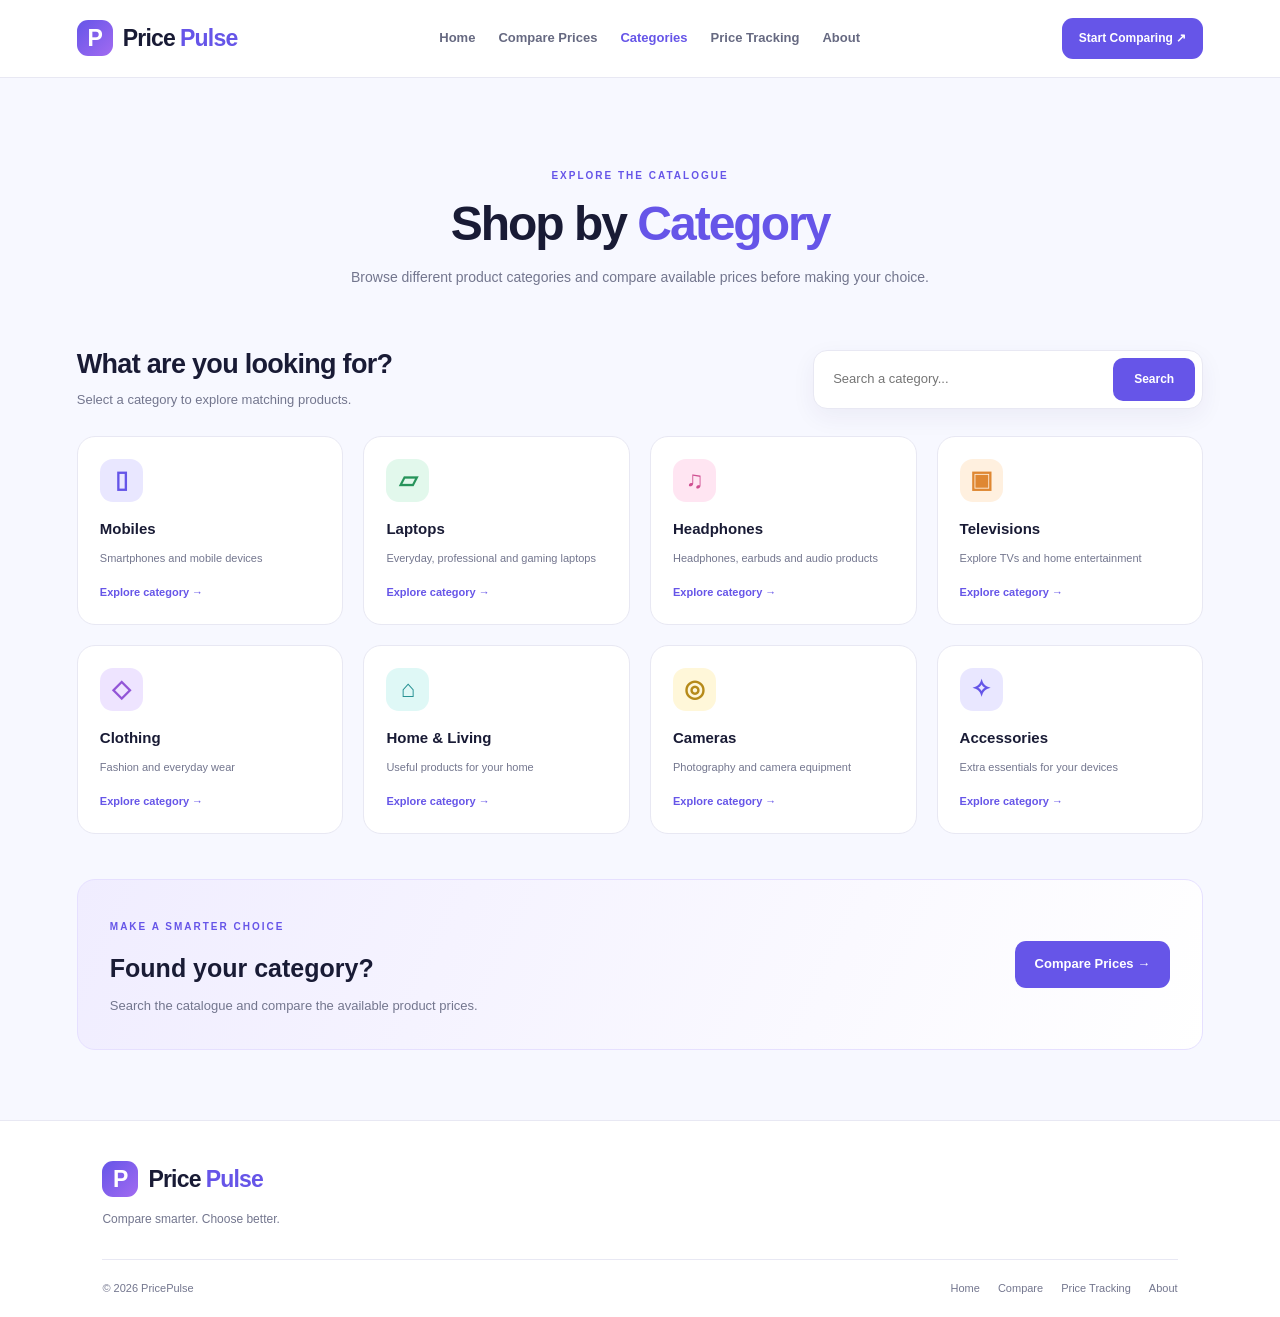
<file: templates/categories.html>
<!DOCTYPE html>
<html lang="en">
<head>
    <meta charset="UTF-8">
    <meta name="viewport" content="width=device-width, initial-scale=1.0">
    <title>Categories | PricePulse</title>
    <link rel="stylesheet" href="/static/style.css">
</head>

<body data-page="categories">

<header class="navbar">
    <a class="brand" href="/">
        <span class="brand-mark">P</span>
        Price<span class="brand-accent">Pulse</span>
    </a>

    <nav class="main-nav">
        <a href="/">Home</a>
        <a href="/compare">Compare Prices</a>
        <a class="active" href="/categories">Categories</a>
        <a href="/tracking">Price Tracking</a>
        <a href="/about">About</a>
    </nav>

    <a class="nav-cta" href="/compare">Start Comparing ↗</a>
</header>

<main class="page-container">

    <section class="page-heading">
        <span class="section-kicker">EXPLORE THE CATALOGUE</span>
        <h1>Shop by <span>Category</span></h1>
        <p>
            Browse different product categories and compare available prices
            before making your choice.
        </p>
    </section>

    <section class="category-intro">
        <div>
            <h2>What are you looking for?</h2>
            <p>Select a category to explore matching products.</p>
        </div>

        <form id="categorySearchForm" class="search-box category-search">
            <input
                type="search"
                id="categorySearchInput"
                placeholder="Search a category..."
                aria-label="Search categories"
            >
            <button type="submit">Search</button>
        </form>
    </section>

    <section class="all-categories">

        <a class="category-card cat-blue category-item"
           href="/compare?category=Mobiles"
           data-category-name="mobiles smartphones">
            <span class="cat-icon">▯</span>
            <strong>Mobiles</strong>
            <small>Smartphones and mobile devices</small>
            <span class="category-action">Explore category →</span>
        </a>

        <a class="category-card cat-green category-item"
           href="/compare?category=Laptops"
           data-category-name="laptops computers notebooks">
            <span class="cat-icon">▱</span>
            <strong>Laptops</strong>
            <small>Everyday, professional and gaming laptops</small>
            <span class="category-action">Explore category →</span>
        </a>

        <a class="category-card cat-pink category-item"
           href="/compare?category=Headphones"
           data-category-name="headphones earphones audio">
            <span class="cat-icon">♫</span>
            <strong>Headphones</strong>
            <small>Headphones, earbuds and audio products</small>
            <span class="category-action">Explore category →</span>
        </a>

        <a class="category-card cat-orange category-item"
           href="/compare?category=TV"
           data-category-name="tv televisions smart tv">
            <span class="cat-icon">▣</span>
            <strong>Televisions</strong>
            <small>Explore TVs and home entertainment</small>
            <span class="category-action">Explore category →</span>
        </a>

        <a class="category-card cat-purple category-item"
           href="/compare?category=Clothing"
           data-category-name="clothing fashion clothes">
            <span class="cat-icon">◇</span>
            <strong>Clothing</strong>
            <small>Fashion and everyday wear</small>
            <span class="category-action">Explore category →</span>
        </a>

        <a class="category-card cat-teal category-item"
           href="/compare?category=Home"
           data-category-name="home living furniture">
            <span class="cat-icon">⌂</span>
            <strong>Home & Living</strong>
            <small>Useful products for your home</small>
            <span class="category-action">Explore category →</span>
        </a>

        <a class="category-card cat-yellow category-item"
           href="/compare?category=Camera"
           data-category-name="camera photography">
            <span class="cat-icon">◎</span>
            <strong>Cameras</strong>
            <small>Photography and camera equipment</small>
            <span class="category-action">Explore category →</span>
        </a>

        <a class="category-card cat-blue category-item"
           href="/compare?category=Accessories"
           data-category-name="accessories gadgets">
            <span class="cat-icon">✧</span>
            <strong>Accessories</strong>
            <small>Extra essentials for your devices</small>
            <span class="category-action">Explore category →</span>
        </a>

    </section>

    <p id="noCategoriesMessage" class="empty-state" hidden>
        No matching categories found. Try another search.
    </p>

    <section class="category-cta">
        <div>
            <span class="section-kicker">MAKE A SMARTER CHOICE</span>
            <h2>Found your category?</h2>
            <p>Search the catalogue and compare the available product prices.</p>
        </div>
        <a class="primary-btn" href="/compare">Compare Prices →</a>
    </section>

</main>

<footer class="footer">
    <a class="brand" href="/">
        <span class="brand-mark">P</span>
        Price<span class="brand-accent">Pulse</span>
    </a>

    <p>Compare smarter. Choose better.</p>

    <div class="footer-bottom">
        <span>© 2026 PricePulse</span>
        <div>
            <a href="/">Home</a>
            <a href="/compare">Compare</a>
            <a href="/tracking">Price Tracking</a>
            <a href="/about">About</a>
        </div>
    </div>
</footer>

<script>
    const categoryForm = document.getElementById("categorySearchForm");
    const categoryInput = document.getElementById("categorySearchInput");
    const categoryCards = document.querySelectorAll(".category-item");
    const noCategories = document.getElementById("noCategoriesMessage");

    function filterCategories() {
        const query = categoryInput.value.trim().toLowerCase();
        let visibleCount = 0;

        categoryCards.forEach(card => {
            const name = card.dataset.categoryName.toLowerCase();
            const matches = name.includes(query);

            card.hidden = !matches;

            if (matches) {
                visibleCount++;
            }
        });

        noCategories.hidden = visibleCount !== 0;
    }

    categoryForm.addEventListener("submit", event => {
        event.preventDefault();
        filterCategories();
    });

    categoryInput.addEventListener("input", filterCategories);
</script>

<script src="/static/script.js"></script>
</body>
</html>
</file>
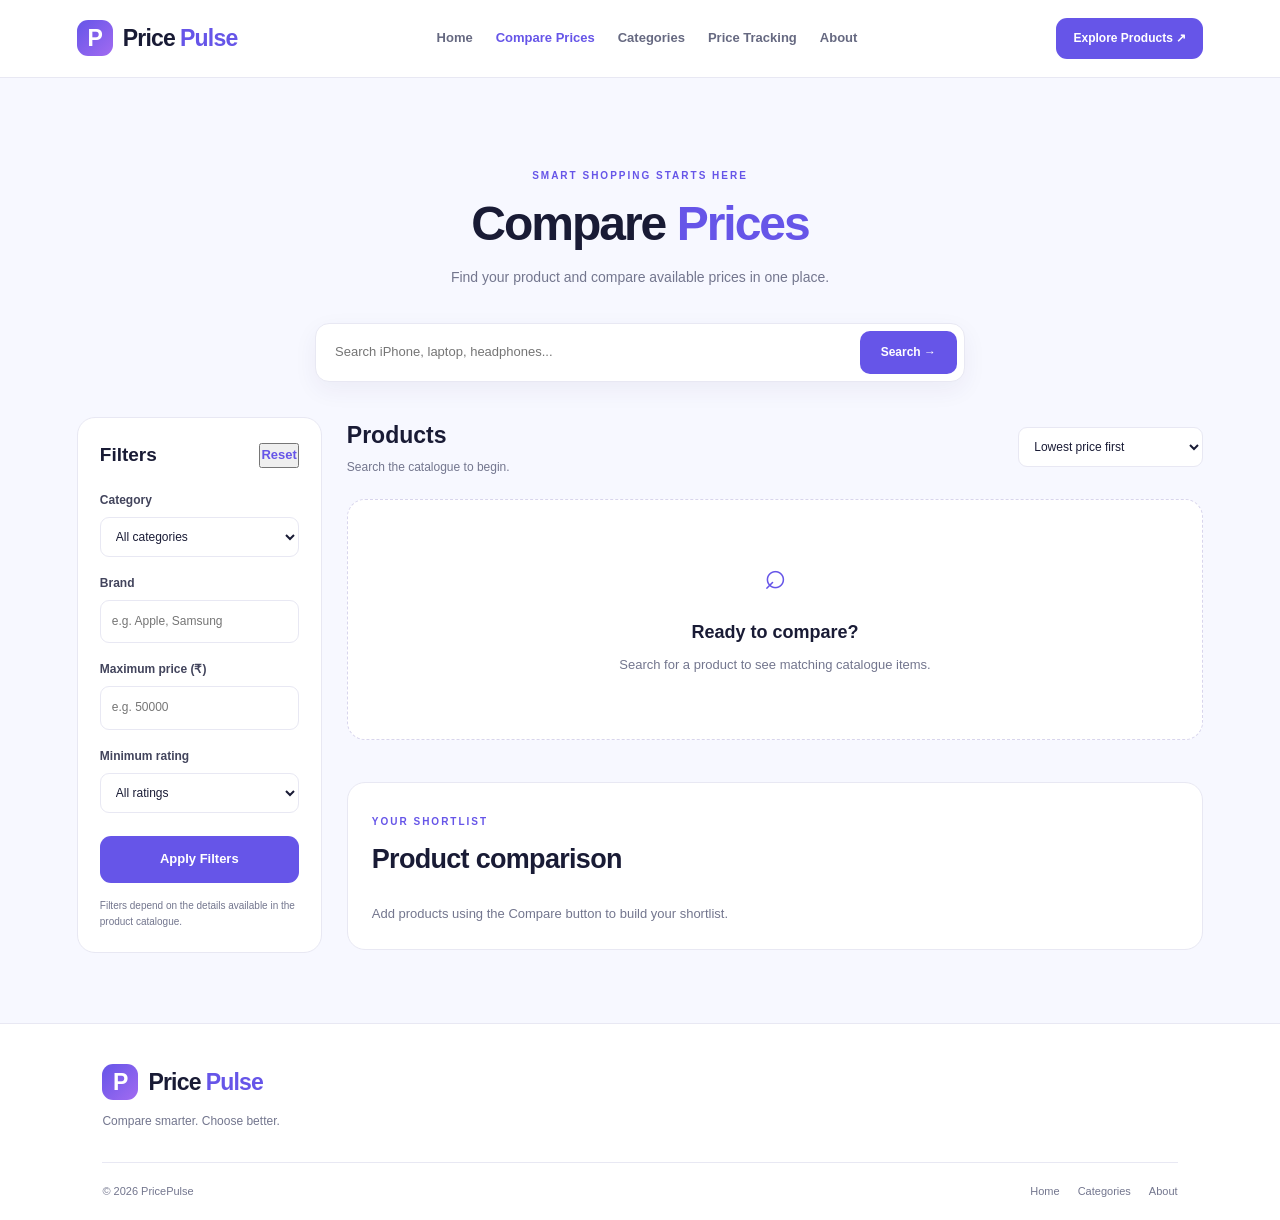
<file: templates/compare.html>
<!DOCTYPE html>
<html lang="en">
<head>
    <meta charset="UTF-8">
    <meta name="viewport" content="width=device-width, initial-scale=1.0">
    <title>Compare Prices | PricePulse</title>
    <link rel="stylesheet" href="/static/style.css">
</head>

<body data-page="compare">

<header class="navbar">
    <a class="brand" href="/">
        <span class="brand-mark">P</span>
        Price<span class="brand-accent">Pulse</span>
    </a>

    <nav class="main-nav">
        <a href="/">Home</a>
        <a class="active" href="/compare">Compare Prices</a>
        <a href="/categories">Categories</a>
        <a href="/tracking">Price Tracking</a>
        <a href="/about">About</a>
    </nav>

    <a class="nav-cta" href="/categories">Explore Products ↗</a>
</header>

<main class="page-container">

    <section class="page-heading">
        <span class="section-kicker">SMART SHOPPING STARTS HERE</span>
        <h1>Compare <span>Prices</span></h1>
        <p>Find your product and compare available prices in one place.</p>
    </section>

    <section class="compare-search">
        <form id="compareSearchForm" class="search-box">
            <input
                type="search"
                id="compareSearchInput"
                placeholder="Search iPhone, laptop, headphones..."
                aria-label="Search products"
            >
            <button type="submit">Search →</button>
        </form>
    </section>

    <div class="compare-layout">

        <aside class="filter-panel">
            <div class="filter-heading">
                <h2>Filters</h2>
                <button type="button" id="resetFilters" class="text-link">
                    Reset
                </button>
            </div>

            <label for="categoryFilter">Category</label>
            <select id="categoryFilter">
                <option value="">All categories</option>
                <option value="Mobiles">Mobiles</option>
                <option value="Laptops">Laptops</option>
                <option value="Headphones">Headphones</option>
                <option value="TV">Televisions</option>
                <option value="Clothing">Clothing</option>
                <option value="Home">Home & Living</option>
                <option value="Camera">Cameras</option>
                <option value="Accessories">Accessories</option>
            </select>

            <label for="brandFilter">Brand</label>
            <input
                type="text"
                id="brandFilter"
                placeholder="e.g. Apple, Samsung"
            >

            <label for="maxPriceFilter">Maximum price (₹)</label>
            <input
                type="number"
                id="maxPriceFilter"
                min="0"
                placeholder="e.g. 50000"
            >

            <label for="ratingFilter">Minimum rating</label>
            <select id="ratingFilter">
                <option value="0">All ratings</option>
                <option value="3">3+ stars</option>
                <option value="4">4+ stars</option>
                <option value="4.5">4.5+ stars</option>
            </select>

            <button type="button" id="applyFilters" class="primary-btn">
                Apply Filters
            </button>

            <p class="filter-note">
                Filters depend on the details available in the product catalogue.
            </p>
        </aside>

        <section class="results-panel">
            <div class="results-toolbar">
                <div>
                    <h2>Products</h2>
                    <p id="resultsCount">Search the catalogue to begin.</p>
                </div>

                <select id="sortFilter" aria-label="Sort products">
                    <option value="lowest">Lowest price first</option>
                    <option value="highest">Highest price first</option>
                    <option value="rating">Highest rating first</option>
                </select>
            </div>

            <div id="compareResults" class="product-grid">
                <div class="empty-state">
                    <span class="empty-icon">⌕</span>
                    <h3>Ready to compare?</h3>
                    <p>Search for a product to see matching catalogue items.</p>
                </div>
            </div>

            <section class="comparison-panel">
                <div class="section-title-row">
                    <div>
                        <span class="section-kicker">YOUR SHORTLIST</span>
                        <h2>Product comparison</h2>
                    </div>
                </div>

                <p id="comparisonMessage">
                    Add products using the Compare button to build your shortlist.
                </p>

                <div id="comparisonResults"></div>
            </section>
        </section>

    </div>
</main>

<footer class="footer">
    <a class="brand" href="/">
        <span class="brand-mark">P</span>
        Price<span class="brand-accent">Pulse</span>
    </a>
    <p>Compare smarter. Choose better.</p>
    <div class="footer-bottom">
        <span>© 2026 PricePulse</span>
        <div>
            <a href="/">Home</a>
            <a href="/categories">Categories</a>
            <a href="/about">About</a>
        </div>
    </div>
</footer>

<script src="/static/script.js"></script>
</body>
</html>
</file>
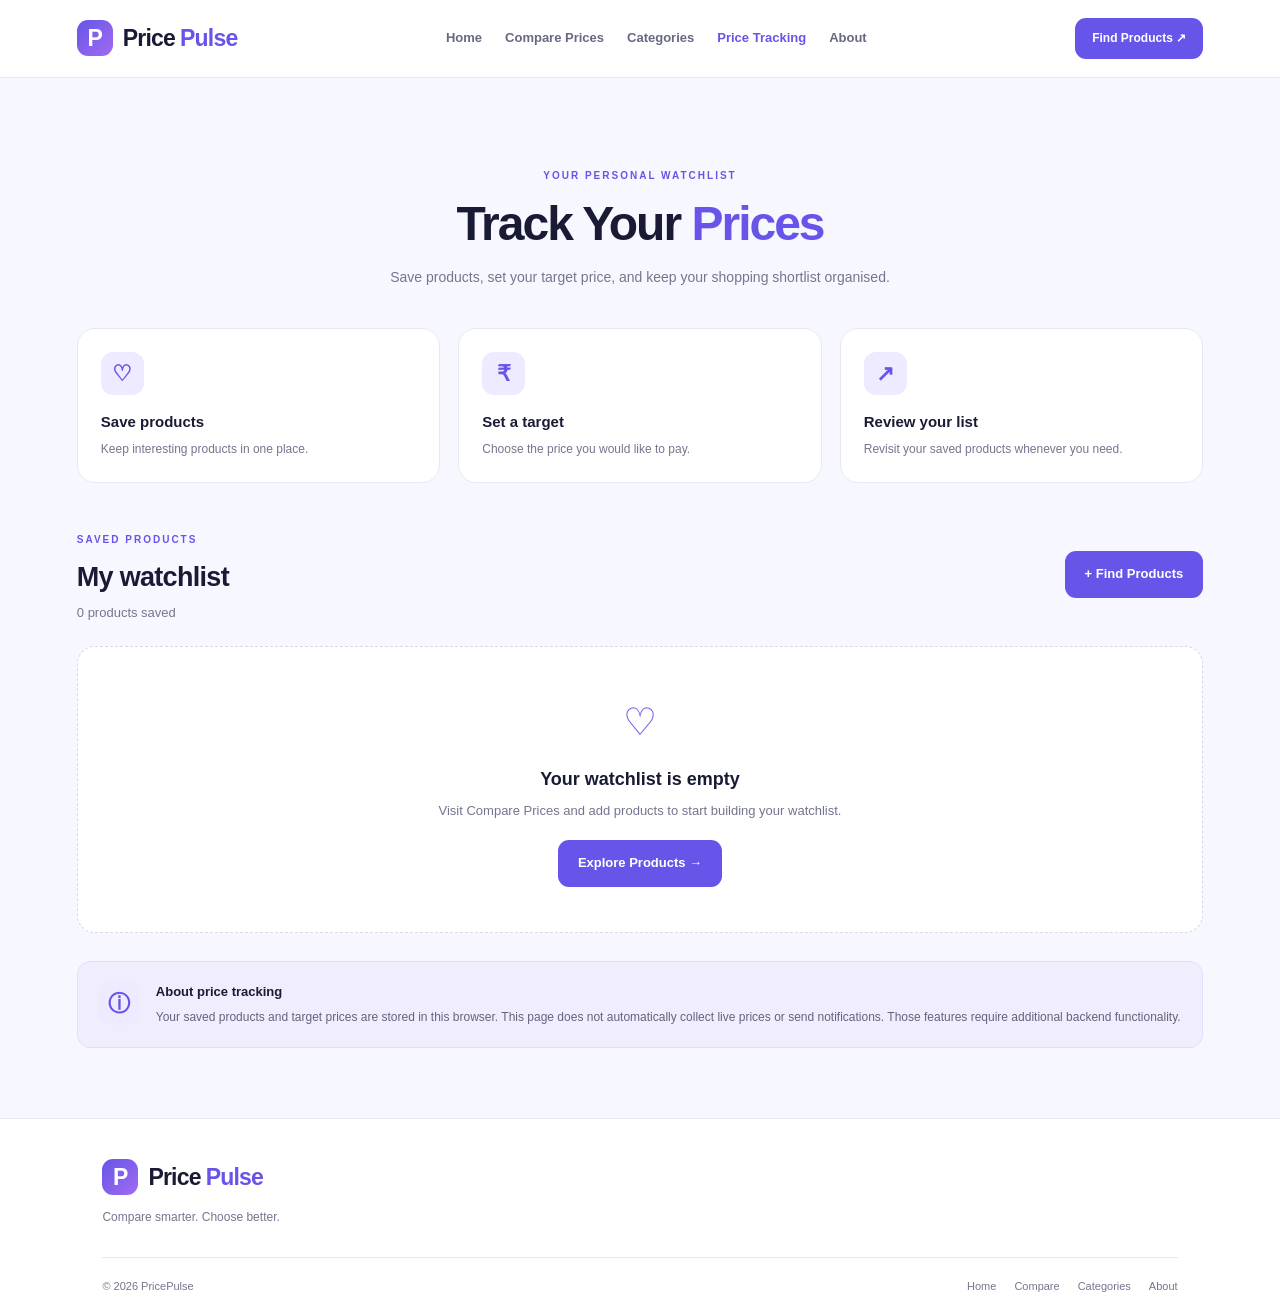
<file: templates/tracking.html>
<!DOCTYPE html>
<html lang="en">
<head>
    <meta charset="UTF-8">
    <meta name="viewport" content="width=device-width, initial-scale=1.0">
    <title>Price Tracking | PricePulse</title>
    <link rel="stylesheet" href="/static/style.css">
</head>

<body data-page="tracking">

<header class="navbar">
    <a class="brand" href="/">
        <span class="brand-mark">P</span>
        Price<span class="brand-accent">Pulse</span>
    </a>

    <nav class="main-nav">
        <a href="/">Home</a>
        <a href="/compare">Compare Prices</a>
        <a href="/categories">Categories</a>
        <a class="active" href="/tracking">Price Tracking</a>
        <a href="/about">About</a>
    </nav>

    <a class="nav-cta" href="/compare">Find Products ↗</a>
</header>

<main class="page-container">

    <section class="page-heading">
        <span class="section-kicker">YOUR PERSONAL WATCHLIST</span>
        <h1>Track Your <span>Prices</span></h1>
        <p>
            Save products, set your target price, and keep your shopping
            shortlist organised.
        </p>
    </section>

    <section class="tracking-info-grid">
        <article class="tracking-info-card">
            <span class="tracking-symbol">♡</span>
            <h3>Save products</h3>
            <p>Keep interesting products in one place.</p>
        </article>

        <article class="tracking-info-card">
            <span class="tracking-symbol">₹</span>
            <h3>Set a target</h3>
            <p>Choose the price you would like to pay.</p>
        </article>

        <article class="tracking-info-card">
            <span class="tracking-symbol">↗</span>
            <h3>Review your list</h3>
            <p>Revisit your saved products whenever you need.</p>
        </article>
    </section>

    <section class="tracking-content">

        <div class="tracking-toolbar">
            <div>
                <span class="section-kicker">SAVED PRODUCTS</span>
                <h2>My watchlist</h2>
                <p id="trackingCount">0 products saved</p>
            </div>

            <a href="/compare" class="primary-btn">
                + Find Products
            </a>
        </div>

        <div id="trackingList" class="tracking-list">
            <div class="empty-state">
                <span class="empty-icon">♡</span>
                <h3>Your watchlist is empty</h3>
                <p>
                    Visit Compare Prices and add products to start
                    building your watchlist.
                </p>
                <a href="/compare" class="primary-btn">
                    Explore Products →
                </a>
            </div>
        </div>

    </section>

    <section class="tracking-note">
        <span class="tracking-symbol">ⓘ</span>
        <div>
            <h3>About price tracking</h3>
            <p>
                Your saved products and target prices are stored in this
                browser. This page does not automatically collect live
                prices or send notifications. Those features require
                additional backend functionality.
            </p>
        </div>
    </section>

</main>

<footer class="footer">
    <a class="brand" href="/">
        <span class="brand-mark">P</span>
        Price<span class="brand-accent">Pulse</span>
    </a>

    <p>Compare smarter. Choose better.</p>

    <div class="footer-bottom">
        <span>© 2026 PricePulse</span>
        <div>
            <a href="/">Home</a>
            <a href="/compare">Compare</a>
            <a href="/categories">Categories</a>
            <a href="/about">About</a>
        </div>
    </div>
</footer>

<script>
    const WATCHLIST_KEY = "pricepulse_watchlist";

    const trackingList = document.getElementById("trackingList");
    const trackingCount = document.getElementById("trackingCount");

    function getWatchlist() {
        try {
            const saved = JSON.parse(
                localStorage.getItem(WATCHLIST_KEY) || "[]"
            );
            return Array.isArray(saved) ? saved : [];
        } catch {
            return [];
        }
    }

    function saveWatchlist(items) {
        localStorage.setItem(WATCHLIST_KEY, JSON.stringify(items));
    }

    function escapeHTML(value) {
        return String(value ?? "").replace(/[&<>"']/g, char => ({
            "&": "&amp;",
            "<": "&lt;",
            ">": "&gt;",
            '"': "&quot;",
            "'": "&#39;"
        })[char]);
    }

    function renderWatchlist() {
        const items = getWatchlist();

        trackingCount.textContent =
            `${items.length} product${items.length === 1 ? "" : "s"} saved`;

        if (items.length === 0) {
            trackingList.innerHTML = `
                <div class="empty-state">
                    <span class="empty-icon">♡</span>
                    <h3>Your watchlist is empty</h3>
                    <p>
                        Visit Compare Prices and add products to start
                        building your watchlist.
                    </p>
                    <a href="/compare" class="primary-btn">
                        Explore Products →
                    </a>
                </div>
            `;
            return;
        }

        trackingList.innerHTML = items.map(item => `
            <article class="tracking-product">
                <div class="tracking-product-info">
                    <span class="tracking-product-icon">▣</span>
                    <div>
                        <h3>${escapeHTML(item.name)}</h3>
                        <p>Current listed price: ${
                            item.price == null
                                ? "Not available"
                                : "₹" + Number(item.price).toLocaleString("en-IN")
                        }</p>
                    </div>
                </div>

                <div class="target-price-control">
                    <label for="target-${escapeHTML(item.id)}">
                        Target price (₹)
                    </label>
                    <input
                        type="number"
                        min="0"
                        id="target-${escapeHTML(item.id)}"
                        value="${item.targetPrice ?? ""}"
                        placeholder="Set target"
                        class="target-price-input"
                    >
                    <button
                        type="button"
                        class="save-target-btn"
                        data-id="${escapeHTML(item.id)}"
                    >
                        Save target
                    </button>
                </div>

                <button
                    type="button"
                    class="remove-tracking-btn"
                    data-id="${escapeHTML(item.id)}"
                >
                    Remove
                </button>
            </article>
        `).join("");

        trackingList.querySelectorAll(".save-target-btn").forEach(button => {
            button.addEventListener("click", () => {
                const id = button.dataset.id;
                const input = document.getElementById(`target-${id}`);
                const value = input.value.trim();

                if (value !== "" && (!Number.isFinite(Number(value)) ||
                    Number(value) < 0)) {
                    alert("Enter a valid target price.");
                    return;
                }

                const updated = getWatchlist().map(item =>
                    String(item.id) === id
                        ? {
                            ...item,
                            targetPrice: value === "" ? null : Number(value)
                        }
                        : item
                );

                saveWatchlist(updated);
                renderWatchlist();
            });
        });

        trackingList.querySelectorAll(".remove-tracking-btn")
            .forEach(button => {
                button.addEventListener("click", () => {
                    const updated = getWatchlist().filter(
                        item => String(item.id) !== button.dataset.id
                    );

                    saveWatchlist(updated);
                    renderWatchlist();
                });
            });
    }

    renderWatchlist();
</script>

<script src="/static/script.js"></script>
</body>
</html>
</file>
<file: static/style.css>
/* ========================================
   PRICEPULSE - SHARED WEBSITE STYLES
======================================== */

:root {
    --bg: #f7f8ff;
    --surface: #ffffff;
    --primary: #6655e8;
    --primary-dark: #4c3ac9;
    --secondary: #8c65ed;
    --text: #191b35;
    --muted: #73768e;
    --border: #e8e8f3;
    --shadow: 0 12px 35px rgba(50, 43, 120, 0.08);
    --radius: 18px;
}

* {
    margin: 0;
    padding: 0;
    box-sizing: border-box;
}

html {
    scroll-behavior: smooth;
}

body {
    font-family: "Segoe UI", Arial, sans-serif;
    background: var(--bg);
    color: var(--text);
    line-height: 1.6;
    min-height: 100vh;
}

a {
    color: inherit;
    text-decoration: none;
}

button,
input,
select {
    font: inherit;
}

button,
a,
select {
    -webkit-tap-highlight-color: transparent;
}

button {
    cursor: pointer;
}

button:focus-visible,
a:focus-visible,
input:focus-visible,
select:focus-visible {
    outline: 3px solid rgba(102, 85, 232, 0.3);
    outline-offset: 3px;
}

img {
    max-width: 100%;
    display: block;
}

[hidden] {
    display: none !important;
}

/* ========================================
   NAVIGATION
======================================== */

.navbar {
    width: 100%;
    min-height: 78px;
    padding: 16px 6%;
    background: rgba(255, 255, 255, 0.96);
    border-bottom: 1px solid var(--border);
    display: flex;
    align-items: center;
    justify-content: space-between;
    gap: 24px;
    position: sticky;
    top: 0;
    z-index: 100;
    backdrop-filter: blur(15px);
}

.brand {
    display: inline-flex;
    align-items: center;
    gap: 5px;
    font-size: 23px;
    font-weight: 800;
    letter-spacing: -0.8px;
    white-space: nowrap;
}

.brand-mark {
    display: inline-flex;
    align-items: center;
    justify-content: center;
    width: 36px;
    height: 36px;
    margin-right: 5px;
    border-radius: 11px;
    color: #fff;
    background: linear-gradient(135deg, #6555e8, #a26bf1);
}

.brand-accent {
    color: var(--primary);
}

.main-nav {
    display: flex;
    align-items: center;
    justify-content: center;
    gap: 23px;
}

.main-nav a {
    color: #666981;
    font-size: 13px;
    font-weight: 600;
    transition: color 0.2s ease;
    white-space: nowrap;
}

.main-nav a:hover,
.main-nav a.active {
    color: var(--primary);
}

.nav-cta {
    background: var(--primary);
    color: #fff;
    padding: 11px 17px;
    border-radius: 11px;
    font-size: 12px;
    font-weight: 700;
    white-space: nowrap;
    transition: 0.2s ease;
}

.nav-cta:hover,
.primary-btn:hover {
    background: var(--primary-dark);
    transform: translateY(-1px);
}

/* ========================================
   BUTTONS AND LINKS
======================================== */

.primary-btn {
    display: inline-flex;
    justify-content: center;
    align-items: center;
    gap: 8px;
    padding: 13px 20px;
    border: 0;
    border-radius: 11px;
    color: #fff;
    background: var(--primary);
    font-size: 13px;
    font-weight: 700;
    transition: 0.2s ease;
}

.text-link {
    color: var(--primary);
    font-size: 13px;
    font-weight: 700;
}

.text-link:hover {
    color: var(--primary-dark);
}

button:disabled {
    opacity: 0.55;
    cursor: not-allowed;
}

/* ========================================
   HOME HERO
======================================== */

.hero {
    min-height: 470px;
    padding: 65px 8%;
    display: grid;
    grid-template-columns: 1.2fr 0.8fr;
    align-items: center;
    gap: 40px;
    overflow: hidden;
    background:
        radial-gradient(circle at 90% 15%, #e3dcff 0, transparent 35%),
        linear-gradient(135deg, #f9f8ff, #f0edff);
}

.hero-copy {
    max-width: 650px;
}

.section-kicker {
    display: inline-block;
    margin-bottom: 13px;
    color: var(--primary);
    font-size: 10px;
    font-weight: 800;
    letter-spacing: 2px;
}

.hero h1,
.page-heading h1,
.about-hero h1 {
    font-size: clamp(38px, 5vw, 62px);
    line-height: 1.12;
    letter-spacing: -2px;
    font-weight: 800;
}

.hero h1 span,
.page-heading h1 span,
.about-hero h1 span {
    color: var(--primary);
}

.hero-copy > p {
    max-width: 510px;
    margin: 22px 0;
    color: var(--muted);
    font-size: 15px;
}

.search-box {
    width: 100%;
    max-width: 580px;
    display: flex;
    gap: 9px;
    padding: 7px;
    background: #fff;
    border: 1px solid var(--border);
    border-radius: 14px;
    box-shadow: 0 8px 25px rgba(44, 39, 110, 0.06);
}

.search-box input {
    width: 100%;
    min-width: 0;
    border: none;
    outline: none;
    padding: 10px 12px;
    background: transparent;
    color: var(--text);
    font-size: 13px;
}

.search-box button {
    flex-shrink: 0;
    border: none;
    border-radius: 10px;
    padding: 12px 21px;
    color: #fff;
    background: var(--primary);
    font-size: 12px;
    font-weight: 700;
}

.search-box button:hover {
    background: var(--primary-dark);
}

.popular-searches {
    display: flex;
    flex-wrap: wrap;
    align-items: center;
    gap: 8px;
    margin-top: 17px;
    font-size: 11px;
    color: var(--muted);
}

.popular-searches button {
    padding: 5px 10px;
    border: 1px solid #e3defe;
    border-radius: 20px;
    color: #6555d7;
    background: #fff;
    font-size: 11px;
}

.popular-searches button:hover {
    background: #eeeaff;
}

.hero-visual {
    min-height: 300px;
    display: flex;
    align-items: center;
    justify-content: center;
    position: relative;
}

.hero-visual::before {
    content: "";
    position: absolute;
    width: 285px;
    height: 285px;
    background: linear-gradient(135deg, #dcd3ff, #f0dfff);
    border-radius: 50%;
}

.phone-art {
    position: relative;
    width: 205px;
    height: 285px;
    padding: 12px;
    border: 7px solid #26213e;
    border-radius: 28px;
    background: #292342;
    transform: rotate(-7deg);
    box-shadow: 15px 20px 45px rgba(53, 39, 117, 0.2);
}

.phone-camera {
    height: 10px;
    display: flex;
    justify-content: center;
    gap: 5px;
}

.phone-camera i {
    width: 5px;
    height: 5px;
    border-radius: 50%;
    background: #aaa4c9;
}

.phone-screen {
    height: calc(100% - 10px);
    border-radius: 14px;
    padding: 30px 14px;
    color: #fff;
    background: linear-gradient(145deg, #7563f1, #a16cf0);
}

.phone-screen span {
    font-size: 9px;
    letter-spacing: 2px;
}

.phone-screen h2 {
    margin-top: 17px;
    font-size: 25px;
    line-height: 1.1;
}

/* ========================================
   GENERAL SECTIONS
======================================== */

.section-wrap {
    padding: 65px 8%;
}

.section-title-row {
    display: flex;
    align-items: center;
    justify-content: space-between;
    gap: 20px;
    margin-bottom: 28px;
}

.section-title-row h2,
.center-heading h2,
.category-intro h2,
.tracking-toolbar h2 {
    font-size: 27px;
    line-height: 1.25;
    letter-spacing: -0.7px;
}

.section-title-row p,
.center-heading p,
.category-intro p,
.tracking-toolbar p {
    margin-top: 8px;
    color: var(--muted);
    font-size: 13px;
}

.center-heading {
    max-width: 580px;
    margin: 0 auto 32px;
    text-align: center;
}

.center-heading h2 {
    font-size: 31px;
}

.center-heading p {
    font-size: 14px;
}

/* ========================================
   CATEGORY CARDS
======================================== */

.category-grid,
.all-categories {
    display: grid;
    grid-template-columns: repeat(4, minmax(0, 1fr));
    gap: 20px;
}

.category-card {
    min-height: 170px;
    padding: 22px;
    display: flex;
    flex-direction: column;
    align-items: flex-start;
    gap: 9px;
    border: 1px solid var(--border);
    border-radius: var(--radius);
    background: #fff;
    transition: transform 0.2s ease, box-shadow 0.2s ease;
}

.category-card:hover {
    transform: translateY(-5px);
    box-shadow: var(--shadow);
}

.cat-icon {
    width: 43px;
    height: 43px;
    margin-bottom: 6px;
    display: flex;
    align-items: center;
    justify-content: center;
    border-radius: 13px;
    font-size: 24px;
    font-weight: 700;
}

.category-card strong {
    font-size: 15px;
}

.category-card small {
    color: var(--muted);
    font-size: 11px;
}

.cat-blue .cat-icon {
    background: #e9e7ff;
    color: #6555e8;
}

.cat-green .cat-icon {
    background: #e2f8ec;
    color: #27945b;
}

.cat-pink .cat-icon {
    background: #ffe5f2;
    color: #cf4f91;
}

.cat-orange .cat-icon {
    background: #fff0df;
    color: #df8732;
}

.cat-purple .cat-icon {
    background: #eee4ff;
    color: #9255d7;
}

.cat-teal .cat-icon {
    background: #dff8f6;
    color: #238f91;
}

.cat-yellow .cat-icon {
    background: #fff7d9;
    color: #b68a19;
}

.category-action {
    margin-top: auto;
    padding-top: 8px;
    color: var(--primary);
    font-size: 11px;
    font-weight: 700;
}

.category-intro {
    display: flex;
    align-items: center;
    justify-content: space-between;
    gap: 25px;
    margin: 35px 0 25px;
}

.category-search {
    max-width: 390px;
}

.all-categories {
    padding-bottom: 45px;
}

.category-cta {
    padding: 32px;
    display: flex;
    align-items: center;
    justify-content: space-between;
    gap: 24px;
    border: 1px solid #e6e0ff;
    border-radius: var(--radius);
    background: linear-gradient(115deg, #f0edff, #fff);
}

.category-cta h2,
.about-cta h2 {
    font-size: 25px;
}

.category-cta p,
.about-cta p {
    margin-top: 8px;
    color: var(--muted);
    font-size: 13px;
}

/* ========================================
   HOW IT WORKS
======================================== */

.how-section {
    background: #fff;
}

.steps-grid {
    display: grid;
    grid-template-columns: repeat(3, minmax(0, 1fr));
    gap: 22px;
}

.step-card {
    padding: 27px;
    border: 1px solid var(--border);
    border-radius: var(--radius);
    background: #fff;
}

.step-no {
    width: 42px;
    height: 42px;
    display: flex;
    align-items: center;
    justify-content: center;
    border-radius: 12px;
    color: var(--primary);
    background: #eeebff;
    font-weight: 800;
}

.step-card h3 {
    margin-top: 20px;
    font-size: 17px;
}

.step-card p {
    margin-top: 8px;
    color: var(--muted);
    font-size: 13px;
}

/* ========================================
   INNER PAGE HEADINGS
======================================== */

.page-container {
    max-width: 1450px;
    min-height: 60vh;
    margin: 0 auto;
    padding: 45px 6% 70px;
}

.page-heading {
    padding: 38px 15px 25px;
    text-align: center;
}

.page-heading h1 {
    font-size: clamp(35px, 4vw, 48px);
}

.page-heading p {
    max-width: 650px;
    margin: 15px auto 0;
    color: var(--muted);
    font-size: 14px;
}

.compare-search {
    display: flex;
    justify-content: center;
    margin: 10px 0 35px;
}

.compare-search .search-box {
    max-width: 650px;
}

/* ========================================
   COMPARE PAGE
======================================== */

.compare-layout {
    display: grid;
    grid-template-columns: 245px minmax(0, 1fr);
    align-items: start;
    gap: 25px;
}

.filter-panel {
    padding: 22px;
    border: 1px solid var(--border);
    border-radius: var(--radius);
    background: #fff;
}

.filter-heading {
    display: flex;
    justify-content: space-between;
    align-items: center;
    gap: 10px;
    margin-bottom: 20px;
}

.filter-heading h2 {
    font-size: 19px;
}

.filter-panel > label {
    display: block;
    margin: 17px 0 7px;
    color: #42445c;
    font-size: 12px;
    font-weight: 700;
}

.filter-panel input,
.filter-panel select,
.results-toolbar select,
.target-price-control input {
    width: 100%;
    min-width: 0;
    padding: 11px;
    border: 1px solid var(--border);
    border-radius: 9px;
    outline: none;
    background: #fff;
    color: var(--text);
    font-size: 12px;
}

.filter-panel input:focus,
.filter-panel select:focus,
.results-toolbar select:focus {
    border-color: var(--primary);
}

.filter-panel .primary-btn {
    width: 100%;
    margin-top: 23px;
}

.filter-note {
    margin-top: 15px;
    color: var(--muted);
    font-size: 10px;
}

.results-toolbar {
    display: flex;
    align-items: center;
    justify-content: space-between;
    gap: 15px;
    margin-bottom: 22px;
}

.results-toolbar h2 {
    font-size: 23px;
}

.results-toolbar p {
    margin-top: 4px;
    color: var(--muted);
    font-size: 12px;
}

.results-toolbar select {
    max-width: 185px;
}

/* Product cards populated by JavaScript */

.product-grid {
    display: grid;
    grid-template-columns: repeat(2, minmax(0, 1fr));
    align-items: stretch;
    gap: 18px;
}

.product-card {
    min-width: 0;
    padding: 18px;
    display: flex;
    flex-direction: column;
    border: 1px solid var(--border);
    border-radius: var(--radius);
    background: #fff;
    transition: transform 0.2s ease, box-shadow 0.2s ease;
}

.product-card:hover {
    transform: translateY(-3px);
    box-shadow: var(--shadow);
}

.product-image {
    height: 150px;
    margin-bottom: 15px;
    display: flex;
    align-items: center;
    justify-content: center;
    overflow: hidden;
    border-radius: 12px;
    background: #f2f0ff;
}

.product-image img {
    width: 100%;
    height: 100%;
    object-fit: contain;
}

.product-placeholder {
    font-size: 44px;
    color: var(--primary);
}

.product-card h3 {
    font-size: 15px;
    line-height: 1.45;
    overflow-wrap: anywhere;
}

.product-meta {
    margin-top: 6px;
    color: var(--muted);
    font-size: 11px;
}

.product-price {
    margin-top: 12px;
    font-size: 22px;
    font-weight: 800;
    color: var(--primary-dark);
}

.product-rating {
    margin-top: 6px;
    color: #a77714;
    font-size: 12px;
}

.product-actions {
    display: flex;
    flex-wrap: wrap;
    gap: 8px;
    margin-top: auto;
    padding-top: 16px;
}

.product-actions button,
.product-actions a {
    flex: 1;
    min-width: 90px;
    padding: 10px;
    display: inline-flex;
    align-items: center;
    justify-content: center;
    border: 1px solid #e3defe;
    border-radius: 9px;
    color: var(--primary);
    background: #f7f5ff;
    font-size: 11px;
    font-weight: 700;
}

.product-actions button:hover,
.product-actions a:hover {
    background: #eae5ff;
}

.empty-state {
    grid-column: 1 / -1;
    padding: 45px 20px;
    text-align: center;
    border: 1px dashed #d8d5ed;
    border-radius: var(--radius);
    background: #fff;
}

.empty-icon {
    display: block;
    margin-bottom: 12px;
    color: var(--primary);
    font-size: 38px;
}

.empty-state h3 {
    font-size: 18px;
}

.empty-state p {
    margin: 8px auto 18px;
    max-width: 420px;
    color: var(--muted);
    font-size: 13px;
}

.comparison-panel {
    margin-top: 42px;
    padding: 24px;
    border: 1px solid var(--border);
    border-radius: var(--radius);
    background: #fff;
}

.comparison-panel > p {
    color: var(--muted);
    font-size: 13px;
}

.comparison-item {
    margin-top: 12px;
    padding: 14px;
    display: flex;
    align-items: center;
    justify-content: space-between;
    gap: 15px;
    border: 1px solid var(--border);
    border-radius: 12px;
}

.comparison-item h3 {
    font-size: 13px;
}

.comparison-item p {
    color: var(--muted);
    font-size: 11px;
}

.remove-comparison {
    border: 0;
    color: #d14e64;
    background: transparent;
    font-size: 12px;
    font-weight: 700;
}

/* ========================================
   TRACKING PAGE
======================================== */

.tracking-info-grid {
    display: grid;
    grid-template-columns: repeat(3, minmax(0, 1fr));
    gap: 18px;
    margin: 15px 0 42px;
}

.tracking-info-card {
    padding: 23px;
    border: 1px solid var(--border);
    border-radius: var(--radius);
    background: #fff;
}

.tracking-symbol {
    width: 43px;
    height: 43px;
    display: inline-flex;
    align-items: center;
    justify-content: center;
    border-radius: 12px;
    color: var(--primary);
    background: #eeeaff;
    font-size: 22px;
    font-weight: 700;
}

.tracking-info-card h3 {
    margin-top: 15px;
    font-size: 15px;
}

.tracking-info-card p {
    margin-top: 6px;
    color: var(--muted);
    font-size: 12px;
}

.tracking-toolbar {
    display: flex;
    align-items: center;
    justify-content: space-between;
    gap: 20px;
    margin-bottom: 22px;
}

.tracking-list {
    display: grid;
    gap: 15px;
}

.tracking-product {
    padding: 20px;
    display: grid;
    grid-template-columns: minmax(0, 1fr) minmax(180px, 0.7fr) auto;
    align-items: center;
    gap: 20px;
    border: 1px solid var(--border);
    border-radius: var(--radius);
    background: #fff;
}

.tracking-product-info {
    display: flex;
    align-items: center;
    gap: 13px;
    min-width: 0;
}

.tracking-product-icon {
    width: 48px;
    height: 48px;
    flex-shrink: 0;
    display: flex;
    align-items: center;
    justify-content: center;
    border-radius: 12px;
    color: var(--primary);
    background: #f0edff;
    font-size: 24px;
}

.tracking-product-info h3 {
    font-size: 13px;
    overflow-wrap: anywhere;
}

.tracking-product-info p {
    margin-top: 5px;
    color: var(--muted);
    font-size: 11px;
}

.target-price-control {
    display: grid;
    grid-template-columns: 1fr auto;
    gap: 7px;
}

.target-price-control label {
    grid-column: 1 / -1;
    font-size: 11px;
    font-weight: 700;
}

.target-price-control input {
    min-width: 0;
}

.save-target-btn {
    padding: 8px 10px;
    border: 0;
    border-radius: 8px;
    color: #fff;
    background: var(--primary);
    font-size: 10px;
    font-weight: 700;
}

.remove-tracking-btn {
    border: 0;
    color: #d14e64;
    background: transparent;
    font-size: 11px;
    font-weight: 700;
}

.tracking-note {
    margin-top: 28px;
    padding: 20px;
    display: flex;
    align-items: flex-start;
    gap: 15px;
    border: 1px solid #e3defe;
    border-radius: 13px;
    background: #f0edff;
}

.tracking-note h3 {
    font-size: 13px;
}

.tracking-note p {
    margin-top: 5px;
    color: #66627d;
    font-size: 12px;
}

/* ========================================
   ABOUT PAGE
======================================== */

.about-hero {
    padding: 65px 35px;
    text-align: center;
    border: 1px solid #e5e0ff;
    border-radius: 24px;
    background:
        radial-gradient(circle at 15% 10%, #e7e1ff, transparent 30%),
        linear-gradient(135deg, #faf9ff, #f0edff);
}

.about-hero h1 {
    max-width: 820px;
    margin: 0 auto;
    font-size: clamp(36px, 4.5vw, 54px);
}

.about-hero p {
    max-width: 670px;
    margin: 20px auto 25px;
    color: var(--muted);
    font-size: 14px;
}

.about-mission {
    padding: 70px 15px;
    display: grid;
    grid-template-columns: 0.85fr 1.15fr;
    align-items: center;
    gap: 55px;
}

.about-illustration {
    min-height: 290px;
    display: flex;
    align-items: center;
    justify-content: center;
    border-radius: 22px;
    background: linear-gradient(140deg, #e6e0ff, #f6e9ff);
}

.about-circle {
    width: 200px;
    height: 200px;
    display: flex;
    flex-direction: column;
    align-items: center;
    justify-content: center;
    border: 1px solid rgba(255, 255, 255, 0.7);
    border-radius: 50%;
    background: linear-gradient(140deg, #6655e8, #a36cf0);
    box-shadow: 0 15px 40px rgba(83, 64, 180, 0.22);
    color: #fff;
}

.about-logo {
    font-size: 75px;
    font-weight: 900;
    line-height: 1;
}

.about-logo-text {
    margin-top: 8px;
    font-size: 11px;
    font-weight: 800;
    letter-spacing: 3px;
}

.about-tagline {
    margin-top: 8px;
    font-size: 7px;
    letter-spacing: 1px;
}

.about-mission-text h2 {
    font-size: 31px;
    line-height: 1.25;
}

.about-mission-text p {
    margin-top: 14px;
    color: var(--muted);
    font-size: 13px;
}

.about-features {
    padding: 60px 25px;
    border-radius: 22px;
    background: #fff;
}

.feature-grid {
    display: grid;
    grid-template-columns: repeat(4, minmax(0, 1fr));
    gap: 18px;
}

.feature-card {
    padding: 23px;
    border: 1px solid var(--border);
    border-radius: 15px;
}

.feature-icon {
    width: 42px;
    height: 42px;
    display: flex;
    align-items: center;
    justify-content: center;
    border-radius: 12px;
    background: #eeeaff;
    color: var(--primary);
    font-size: 22px;
}

.feature-card h3 {
    margin-top: 17px;
    font-size: 14px;
}

.feature-card p {
    margin-top: 8px;
    color: var(--muted);
    font-size: 11px;
}

.about-technology {
    margin-top: 50px;
    padding: 35px;
    display: grid;
    grid-template-columns: 1fr 1fr;
    align-items: center;
    gap: 30px;
    border: 1px solid var(--border);
    border-radius: 20px;
    background: #fff;
}

.about-technology h2 {
    font-size: 25px;
}

.about-technology p {
    margin-top: 10px;
    color: var(--muted);
    font-size: 13px;
}

.technology-list {
    display: flex;
    flex-wrap: wrap;
    gap: 10px;
}

.technology-list span {
    padding: 9px 14px;
    border: 1px solid #e4defe;
    border-radius: 9px;
    color: var(--primary-dark);
    background: #f6f4ff;
    font-size: 12px;
    font-weight: 700;
}

.about-cta {
    margin-top: 40px;
    padding: 45px 20px;
    text-align: center;
    border-radius: 20px;
    background: linear-gradient(120deg, #eeeaff, #f9edff);
}

.about-cta p {
    margin-bottom: 20px;
}

/* ========================================
   FOOTER
======================================== */

.footer {
    padding: 40px 8% 20px;
    border-top: 1px solid var(--border);
    background: #fff;
}

.footer > p {
    margin-top: 12px;
    color: var(--muted);
    font-size: 12px;
}

.footer-bottom {
    margin-top: 30px;
    padding-top: 20px;
    display: flex;
    align-items: center;
    justify-content: space-between;
    flex-wrap: wrap;
    gap: 15px;
    border-top: 1px solid var(--border);
    color: var(--muted);
    font-size: 11px;
}

.footer-bottom div {
    display: flex;
    flex-wrap: wrap;
    gap: 18px;
}

.footer-bottom a:hover {
    color: var(--primary);
}

/* ========================================
   HOME SEARCH RESULTS
======================================== */

#homeSearchResults {
    margin-top: 18px;
}

#homeSearchResults .product-grid {
    grid-template-columns: repeat(2, minmax(0, 1fr));
}

/* ========================================
   RESPONSIVE DESIGN
======================================== */

@media (max-width: 1100px) {
    .navbar {
        padding: 15px 4%;
        gap: 15px;
    }

    .main-nav {
        gap: 13px;
    }

    .main-nav a {
        font-size: 11px;
    }

    .nav-cta {
        padding: 10px 12px;
        font-size: 10px;
    }

    .hero {
        padding: 55px 6%;
    }

    .section-wrap {
        padding: 55px 6%;
    }

    .category-grid,
    .all-categories,
    .feature-grid {
        grid-template-columns: repeat(2, minmax(0, 1fr));
    }

    .compare-layout {
        grid-template-columns: 215px minmax(0, 1fr);
        gap: 18px;
    }

    .tracking-product {
        grid-template-columns: 1fr 1fr;
    }

    .remove-tracking-btn {
        grid-column: 2;
        justify-self: end;
    }
}

@media (max-width: 760px) {
    .navbar {
        position: relative;
        flex-wrap: wrap;
        justify-content: space-between;
        gap: 14px;
    }

    .brand {
        font-size: 21px;
    }

    .main-nav {
        order: 3;
        width: 100%;
        justify-content: flex-start;
        overflow-x: auto;
        padding: 5px 0;
        gap: 20px;
    }

    .main-nav a {
        font-size: 12px;
    }

    .hero {
        grid-template-columns: 1fr;
        padding: 45px 6%;
    }

    .hero h1 {
        font-size: 43px;
    }

    .hero-visual {
        min-height: 270px;
    }

    .phone-art {
        transform: rotate(-4deg) scale(0.9);
    }

    .section-wrap {
        padding: 45px 6%;
    }

    .section-title-row {
        align-items: flex-start;
    }

    .category-intro {
        align-items: stretch;
        flex-direction: column;
    }

    .category-search {
        max-width: 100%;
    }

    .steps-grid,
    .tracking-info-grid {
        grid-template-columns: 1fr;
    }

    .compare-layout {
        grid-template-columns: 1fr;
    }

    .filter-panel {
        width: 100%;
    }

    .product-grid,
    #homeSearchResults .product-grid {
        grid-template-columns: 1fr;
    }

    .results-toolbar {
        align-items: flex-start;
        flex-direction: column;
    }

    .results-toolbar select {
        max-width: 100%;
        width: 100%;
    }

    .about-mission {
        grid-template-columns: 1fr;
        gap: 30px;
        padding: 45px 5px;
    }

    .about-technology {
        grid-template-columns: 1fr;
        padding: 25px;
    }

    .about-features {
        padding: 35px 15px;
    }

    .tracking-product {
        grid-template-columns: 1fr;
        gap: 16px;
    }

    .remove-tracking-btn {
        grid-column: auto;
        justify-self: start;
    }

    .category-cta {
        align-items: flex-start;
        flex-direction: column;
    }

    .page-container {
        padding: 30px 5% 50px;
    }

    .page-heading {
        padding: 25px 0;
    }

    .page-heading h1 {
        font-size: 38px;
    }

    .about-hero {
        padding: 45px 20px;
    }

    .about-hero h1 {
        font-size: 38px;
    }

    .footer {
        padding: 35px 6% 20px;
    }
}

@media (max-width: 420px) {
    .nav-cta {
        font-size: 10px;
        padding: 9px;
    }

    .hero h1 {
        font-size: 36px;
    }

    .search-box {
        gap: 3px;
    }

    .search-box input {
        padding: 8px;
        font-size: 11px;
    }

    .search-box button {
        padding: 10px;
        font-size: 11px;
    }

    .category-grid,
    .all-categories,
    .feature-grid {
        grid-template-columns: 1fr;
    }

    .section-title-row h2,
    .center-heading h2 {
        font-size: 24px;
    }

    .tracking-toolbar {
        align-items: flex-start;
        flex-direction: column;
    }

    .footer-bottom {
        align-items: flex-start;
        flex-direction: column;
    }
}
</file>
